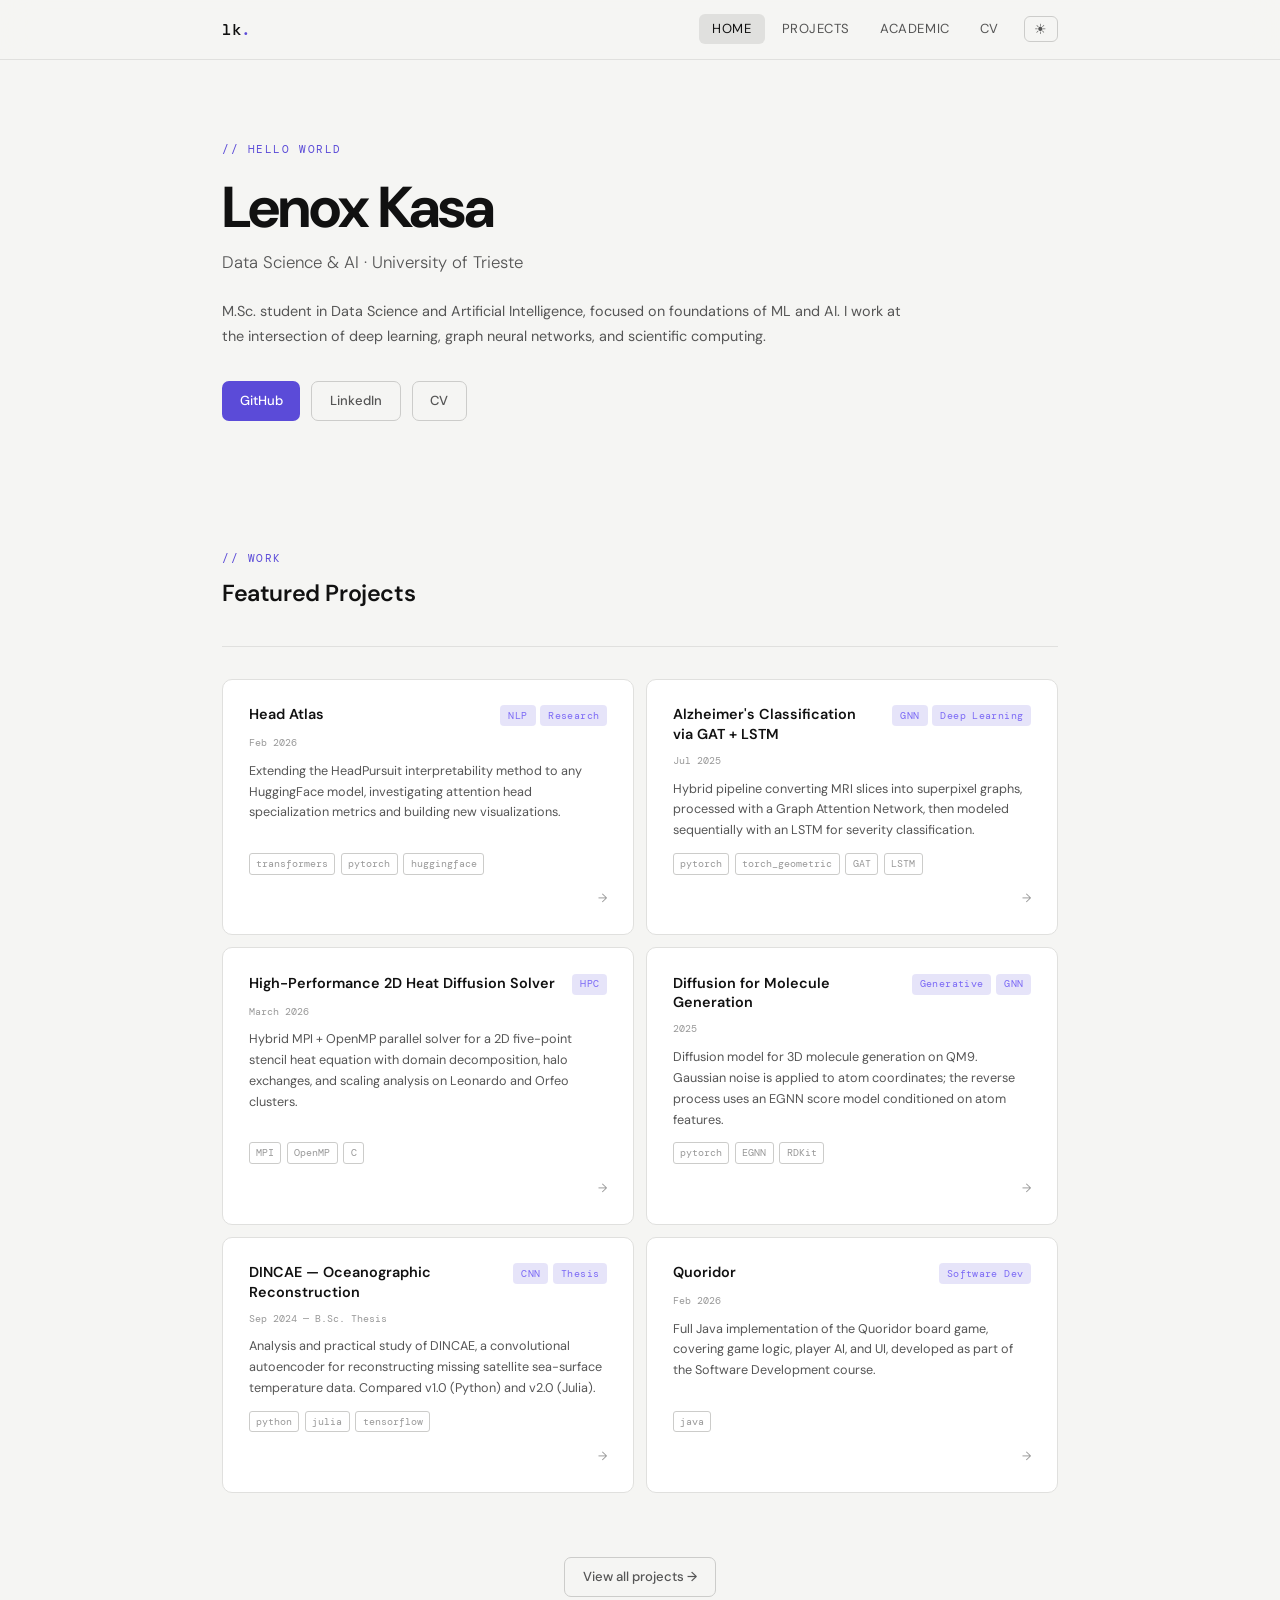
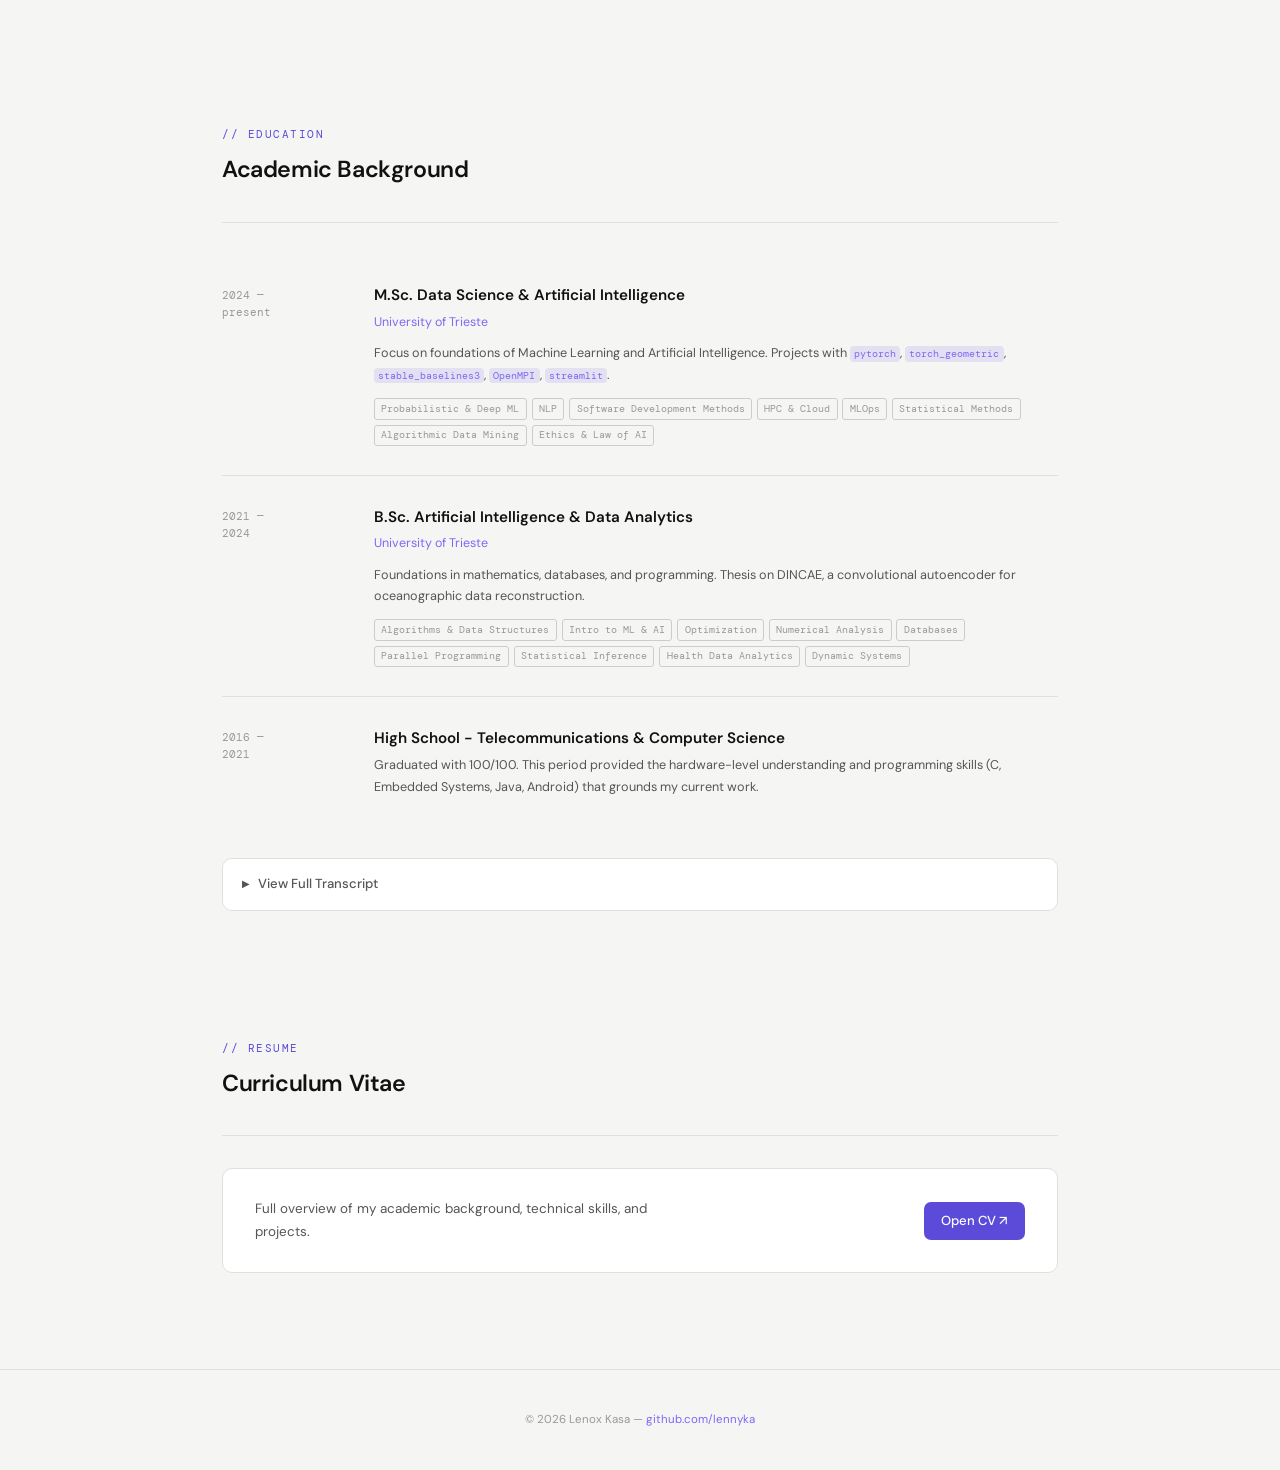
<file: index.html>
<!DOCTYPE html>
<html lang="en">

<head>
  <meta charset="UTF-8" />
  <meta name="viewport" content="width=device-width, initial-scale=1" />
  <title>Lenox Kasa</title>

  <script>
    (function () {
      var saved = localStorage.getItem('theme');
      var theme = saved || (window.matchMedia('(prefers-color-scheme: dark)').matches ? 'dark' : 'light');
      document.documentElement.setAttribute('data-theme', theme);
    })();
  </script>

  <link rel="stylesheet" href="style.css" />
</head>

<body>

  <nav>
    <div class="nav-inner">
      <a href="index.html" class="nav-logo">lk<span>.</span></a>
      <ul class="nav-links">
        <li><a href="index.html" class="active">Home</a></li>
        <li><a href="projects/index.html">Projects</a></li>
        <li><a href="#academic">Academic</a></li>
        <li><a href="#cv">CV</a></li>
        <li><button class="theme-btn" onclick="toggleTheme()" title="Toggle theme">☀</button></li>
      </ul>
      <button class="nav-hamburger" id="hamburger" onclick="toggleMenu()" aria-label="Menu">
        <span></span><span></span><span></span>
      </button>
    </div>
  </nav>

  <div class="page">

    <!-- HERO -->
    <section class="hero">
      <p class="hero-tag">// hello world</p>
      <h1>Lenox Kasa</h1>
      <p class="hero-sub">Data Science &amp; AI &middot; University of Trieste</p>
      <p class="hero-desc">
        M.Sc. student in Data Science and Artificial Intelligence, focused on foundations of ML and AI.
        I work at the intersection of deep learning, graph neural networks, and scientific computing.
      </p>
      <div class="cta-links">
        <a href="https://github.com/lennyka" target="_blank" class="btn btn-primary">GitHub</a>
        <a href="https://www.linkedin.com/in/lenox-k/" target="_blank" class="btn btn-ghost">LinkedIn</a>
        <a href="#cv" class="btn btn-ghost">CV</a>
      </div>
    </section>

    <!-- FEATURED PROJECTS -->
    <section id="projects">
      <p class="section-eyebrow">// work</p>
      <h2 class="section-title">Featured Projects</h2>
      <hr class="section-divider" />

      <div class="projects-full-grid">

        <a href="projects/head-atlas.html" class="project-card-standalone">
          <div class="card-header">
            <h4>Head Atlas</h4>
            <div class="tag-row"><span class="tag">NLP</span><span class="tag">Research</span></div>
          </div>
          <p class="card-date">Feb 2026</p>
          <p class="card-desc">Extending the HeadPursuit interpretability method to any HuggingFace model, investigating
            attention head specialization metrics and building new visualizations.</p>
          <div class="chip-row">
            <span class="chip">transformers</span>
            <span class="chip">pytorch</span>
            <span class="chip">huggingface</span>
          </div>
          <span class="card-arrow">→</span>
        </a>

        <a href="projects/alzheimer.html" class="project-card-standalone">
          <div class="card-header">
            <h4>Alzheimer's Classification via GAT + LSTM</h4>
            <div class="tag-row"><span class="tag">GNN</span><span class="tag">Deep Learning</span></div>
          </div>
          <p class="card-date">Jul 2025</p>
          <p class="card-desc">Hybrid pipeline converting MRI slices into superpixel graphs, processed with a Graph
            Attention Network, then modeled sequentially with an LSTM for severity classification.</p>
          <div class="chip-row">
            <span class="chip">pytorch</span>
            <span class="chip">torch_geometric</span>
            <span class="chip">GAT</span>
            <span class="chip">LSTM</span>
          </div>
          <span class="card-arrow">→</span>
        </a>

        <a href="projects/hpc.html" class="project-card-standalone">
          <div class="card-header">
            <h4>High-Performance 2D Heat Diffusion Solver</h4>
            <div class="tag-row"><span class="tag">HPC</span></div>
          </div>
          <p class="card-date">March 2026</p>
          <p class="card-desc">Hybrid MPI + OpenMP parallel solver for a 2D five-point stencil heat equation with domain
            decomposition, halo exchanges, and scaling analysis on Leonardo and Orfeo clusters.</p>
          <div class="chip-row">
            <span class="chip">MPI</span>
            <span class="chip">OpenMP</span>
            <span class="chip">C</span>
          </div>
          <span class="card-arrow">→</span>
        </a>

        <a href="projects/diffusion.html" class="project-card-standalone">
          <div class="card-header">
            <h4>Diffusion for Molecule Generation</h4>
            <div class="tag-row"><span class="tag">Generative</span><span class="tag">GNN</span></div>
          </div>
          <p class="card-date">2025</p>
          <p class="card-desc">Diffusion model for 3D molecule generation on QM9. Gaussian noise is applied to atom
            coordinates; the reverse process uses an EGNN score model conditioned on atom features.</p>
          <div class="chip-row">
            <span class="chip">pytorch</span>
            <span class="chip">EGNN</span>
            <span class="chip">RDKit</span>
          </div>
          <span class="card-arrow">→</span>
        </a>

        <a href="projects/dincae.html" class="project-card-standalone">
          <div class="card-header">
            <h4>DINCAE — Oceanographic Reconstruction</h4>
            <div class="tag-row"><span class="tag">CNN</span><span class="tag">Thesis</span></div>
          </div>
          <p class="card-date">Sep 2024 &mdash; B.Sc. Thesis</p>
          <p class="card-desc">Analysis and practical study of DINCAE, a convolutional autoencoder for reconstructing
            missing satellite sea-surface temperature data. Compared v1.0 (Python) and v2.0 (Julia).</p>
          <div class="chip-row">
            <span class="chip">python</span>
            <span class="chip">julia</span>
            <span class="chip">tensorflow</span>
          </div>
          <span class="card-arrow">→</span>
        </a>

        <a href="projects/quoridor.html" class="project-card-standalone">
          <div class="card-header">
            <h4>Quoridor</h4>
            <div class="tag-row"><span class="tag">Software Dev</span></div>
          </div>
          <p class="card-date">Feb 2026</p>
          <p class="card-desc">Full Java implementation of the Quoridor board game, covering game logic, player AI, and
            UI, developed as part of the Software Development course.</p>
          <div class="chip-row">
            <span class="chip">java</span>
          </div>
          <span class="card-arrow">→</span>
        </a>

      </div>

      <div style="text-align:center;margin-top:1.8rem">
        <a href="projects/index.html" class="btn btn-ghost">View all projects →</a>
      </div>
    </section>

    <!-- ACADEMIC -->
    <section id="academic">
      <p class="section-eyebrow">// education</p>
      <h2 class="section-title">Academic Background</h2>
      <hr class="section-divider" />

      <div class="timeline">

        <div class="timeline-item">
          <div class="timeline-year">2024 &mdash;<br>present</div>
          <div class="timeline-content">
            <h3>M.Sc. Data Science &amp; Artificial Intelligence</h3>
            <p class="inst">University of Trieste</p>
            <p>Focus on foundations of Machine Learning and Artificial Intelligence. Projects with <code>pytorch</code>,
              <code>torch_geometric</code>, <code>stable_baselines3</code>, <code>OpenMPI</code>,
              <code>streamlit</code>.
            </p>
            <div class="course-chips">
              <span class="chip">Probabilistic &amp; Deep ML</span>
              <span class="chip">NLP</span>
              <span class="chip">Software Development Methods</span>
              <span class="chip">HPC &amp; Cloud</span>
              <span class="chip">MLOps</span>
              <span class="chip">Statistical Methods</span>
              <span class="chip">Algorithmic Data Mining</span>
              <span class="chip">Ethics &amp; Law of AI</span>
            </div>
          </div>
        </div>

        <div class="timeline-item">
          <div class="timeline-year">2021 &mdash;<br>2024</div>
          <div class="timeline-content">
            <h3>B.Sc. Artificial Intelligence &amp; Data Analytics</h3>
            <p class="inst">University of Trieste</p>
            <p>Foundations in mathematics, databases, and programming. Thesis on DINCAE, a convolutional autoencoder for
              oceanographic data reconstruction.</p>
            <div class="course-chips">
              <span class="chip">Algorithms &amp; Data Structures</span>
              <span class="chip">Intro to ML &amp; AI</span>
              <span class="chip">Optimization</span>
              <span class="chip">Numerical Analysis</span>
              <span class="chip">Databases</span>
              <span class="chip">Parallel Programming</span>
              <span class="chip">Statistical Inference</span>
              <span class="chip">Health Data Analytics</span>
              <span class="chip">Dynamic Systems</span>
            </div>
          </div>
        </div>

        <div class="timeline-item">
          <div class="timeline-year">2016 &mdash;<br>2021</div>
          <div class="timeline-content">
            <h3>High School - Telecommunications &amp; Computer Science </h3>
            <p>Graduated with 100/100. This period provided the hardware-level understanding and programming skills (C,
              Embedded Systems, Java, Android) that grounds my current work.</p>
          </div>
        </div>

      </div>

      <details class="transcript-accordion">
        <summary>View Full Transcript</summary>
        <div class="transcript-grid">
          <div class="transcript-col">
            <h4>M.Sc. Courses</h4>
            <ul>
              <li>Natural Language Processing</li>
              <li>Probabilistic and Deep Machine Learning</li>
              <li>Software Development Methods</li>
              <li>High Performance and Cloud Computing</li>
              <li>Simulation Intelligence and Learning for Autonomous Systems</li>
              <li>Statistical Methods</li>
              <li>Machine Learning Operations</li>
              <li>Algorithmic Data Mining</li>
              <li>Ethics and Law of Data and Artificial Intelligence</li>
            </ul>
          </div>
          <div class="transcript-col">
            <h4>B.Sc. Courses</h4>
            <ul>
              <li>Statistical Physics and Information Theory</li>
              <li>Statistical Inference</li>
              <li>Optimization Algorithms</li>
              <li>Dynamic Systems</li>
              <li>Numerical Analysis</li>
              <li>Algorithms and Data Structures</li>
              <li>Statistical Models</li>
              <li>Intro to Machine Learning</li>
              <li>Intro to Artificial Intelligence</li>
              <li>Health Data Analytics</li>
              <li>Computability, Complexity &amp; Logic</li>
              <li>Methods and Mathematical Models for AI</li>
              <li>Databases and Data Analytics</li>
              <li>Advanced and Parallel Programming</li>
              <li>Programming and Computer Architectures</li>
              <li>Probability Theory</li>
              <li>Mathematical Analysis 1 &amp; 2</li>
              <li>Intro to Physics</li>
              <li>Geometry</li>
              <li>Ethical, Social and Legal Aspects of AI</li>
            </ul>
          </div>
        </div>
      </details>

    </section>

    <!-- CV -->
    <section id="cv">
      <p class="section-eyebrow">// resume</p>
      <h2 class="section-title">Curriculum Vitae</h2>
      <hr class="section-divider" />
      <div class="cv-block">
        <p>Full overview of my academic background, technical skills, and projects.</p>
        <a href="cv/cv.pdf" target="_blank" rel="noopener" class="btn btn-primary">Open CV ↗</a>
      </div>
    </section>

  </div>

  <footer>
    <p>&copy; 2026 Lenox Kasa &mdash; <a href="https://github.com/lennyka">github.com/lennyka</a></p>
  </footer>

  <script>
    // Theme
    function toggleTheme() {
      const html = document.documentElement;
      const next = html.getAttribute('data-theme') === 'dark' ? 'light' : 'dark';
      html.setAttribute('data-theme', next);
      const icon = next === 'dark' ? '☀' : '☾';
      document.querySelectorAll('.theme-btn, .theme-fab').forEach(b => b.textContent = icon);
      localStorage.setItem('theme', next);
    }
    // Hamburger
    function toggleMenu() {
      const links = document.querySelector('.nav-links');
      const btn = document.getElementById('hamburger');
      links.classList.toggle('open');
      btn.classList.toggle('open');
    }
    // Close menu when a link is clicked
    document.addEventListener('DOMContentLoaded', () => {
      document.querySelectorAll('.nav-links a').forEach(a => {
        a.addEventListener('click', () => {
          document.querySelector('.nav-links').classList.remove('open');
          document.getElementById('hamburger').classList.remove('open');
        });
      });
      // Restore theme
      const saved = localStorage.getItem('theme');
      const theme = saved || (window.matchMedia('(prefers-color-scheme: dark)').matches ? 'dark' : 'light');
      document.documentElement.setAttribute('data-theme', theme);
      document.addEventListener('DOMContentLoaded', () => {
        const icon = theme === 'dark' ? '☀' : '☾';
        document.querySelectorAll('.theme-btn, .theme-fab').forEach(b => b.textContent = icon);
      });
    });
  </script>

  <button class="theme-fab" id="theme-fab" onclick="toggleTheme()" aria-label="Toggle theme">☀</button>
</body>

</html>
</file>
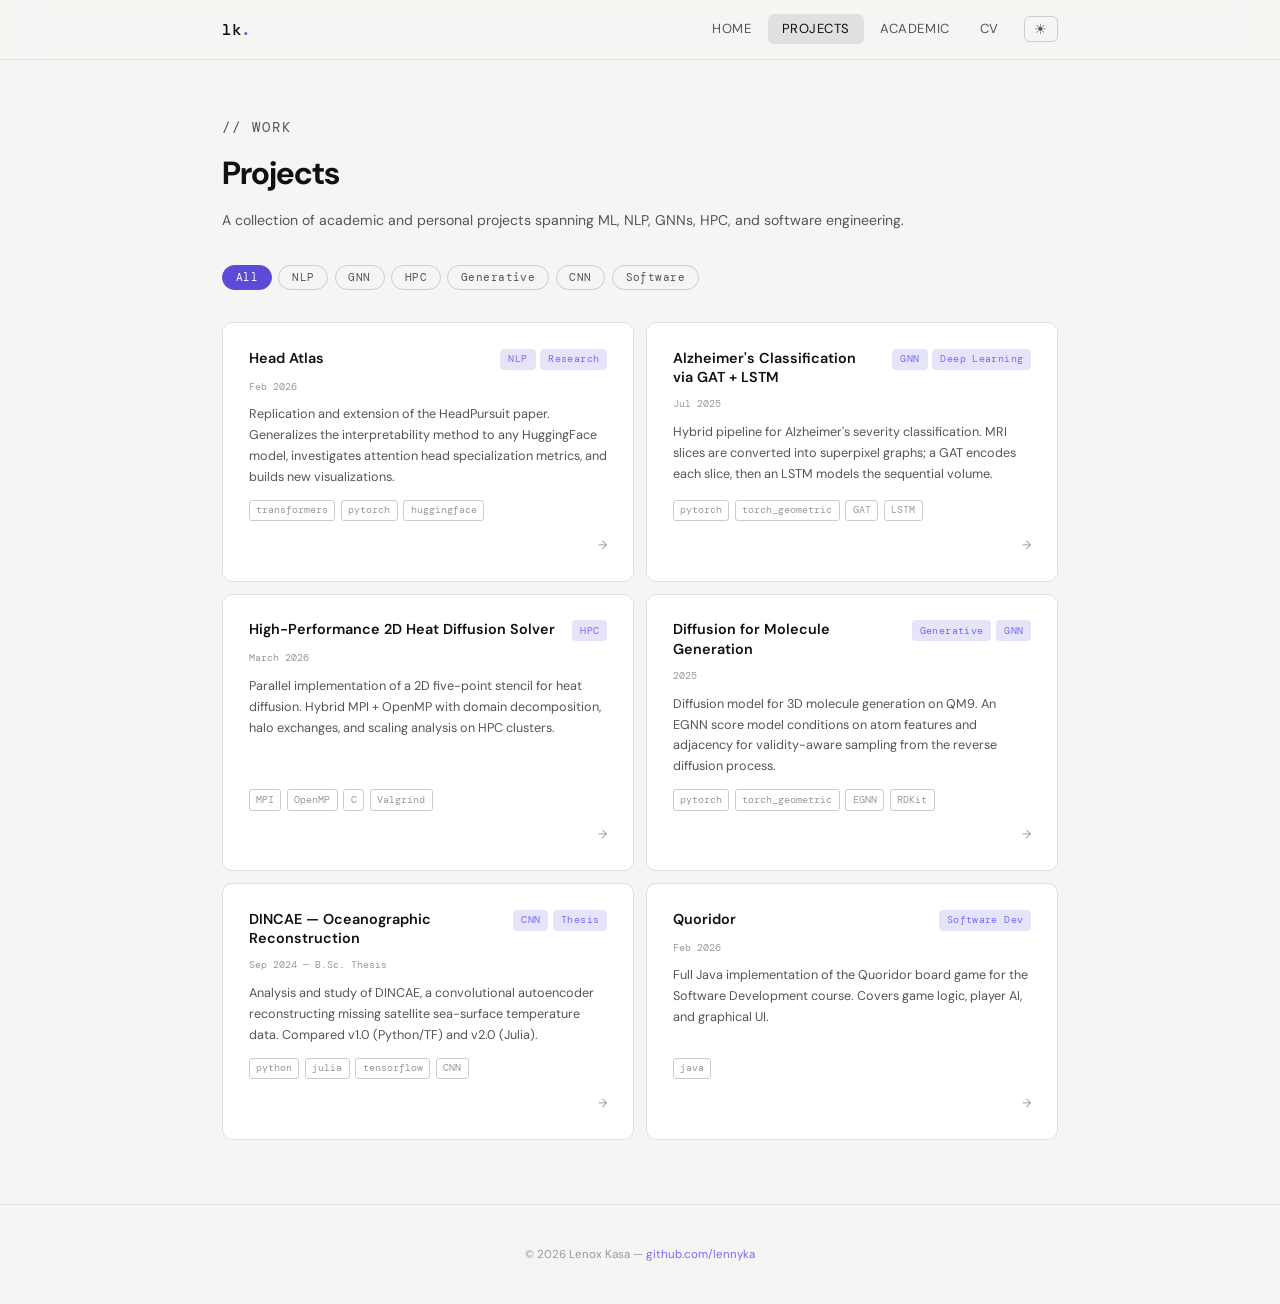
<file: projects/index.html>
<!DOCTYPE html>
<html lang="en">

<head>
  <meta charset="UTF-8" />
  <meta name="viewport" content="width=device-width, initial-scale=1" />
  <title>Projects — Lenox Kasa</title>

  <script>
    (function () {
      var saved = localStorage.getItem('theme');
      var theme = saved || (window.matchMedia('(prefers-color-scheme: dark)').matches ? 'dark' : 'light');
      document.documentElement.setAttribute('data-theme', theme);
    })();
  </script>

  <link rel="stylesheet" href="../style.css" />
</head>

<body>

  <nav>
    <div class="nav-inner">
      <a href="../index.html" class="nav-logo">lk<span>.</span></a>
      <ul class="nav-links">
        <li><a href="../index.html">Home</a></li>
        <li><a href="index.html" class="active">Projects</a></li>
        <li><a href="../index.html#academic">Academic</a></li>
        <li><a href="../index.html#cv">CV</a></li>
        <li><button class="theme-btn" onclick="toggleTheme()">☀</button></li>
      </ul>
      <button class="nav-hamburger" id="hamburger" onclick="toggleMenu()" aria-label="Menu">
        <span></span><span></span><span></span>
      </button>
    </div>
  </nav>

  <div class="page">

    <div class="projects-header">
      <p class="section-eyebrow">// work</p>
      <h1>Projects</h1>
      <p>A collection of academic and personal projects spanning ML, NLP, GNNs, HPC, and software engineering.</p>
    </div>

    <div class="filter-bar">
      <button class="filter-btn active" onclick="filterProjects('all', this)">All</button>
      <button class="filter-btn" onclick="filterProjects('nlp', this)">NLP</button>
      <button class="filter-btn" onclick="filterProjects('gnn', this)">GNN</button>
      <button class="filter-btn" onclick="filterProjects('hpc', this)">HPC</button>
      <button class="filter-btn" onclick="filterProjects('generative', this)">Generative</button>
      <button class="filter-btn" onclick="filterProjects('cnn', this)">CNN</button>
      <button class="filter-btn" onclick="filterProjects('software', this)">Software</button>
    </div>

    <div class="projects-full-grid" id="projects-grid">

      <a href="head-atlas.html" class="project-card-standalone" data-tags="nlp research">
        <div class="card-header">
          <h4>Head Atlas</h4>
          <div class="tag-row"><span class="tag">NLP</span><span class="tag">Research</span></div>
        </div>
        <p class="card-date">Feb 2026</p>
        <p class="card-desc">Replication and extension of the HeadPursuit paper. Generalizes the interpretability method
          to any HuggingFace model, investigates attention head specialization metrics, and builds new visualizations.
        </p>
        <div class="chip-row">
          <span class="chip">transformers</span>
          <span class="chip">pytorch</span>
          <span class="chip">huggingface</span>
        </div>
        <span class="card-arrow">→</span>
      </a>

      <a href="alzheimer.html" class="project-card-standalone" data-tags="gnn deep-learning">
        <div class="card-header">
          <h4>Alzheimer's Classification via GAT + LSTM</h4>
          <div class="tag-row"><span class="tag">GNN</span><span class="tag">Deep Learning</span></div>
        </div>
        <p class="card-date">Jul 2025</p>
        <p class="card-desc">Hybrid pipeline for Alzheimer's severity classification. MRI slices are converted into
          superpixel graphs; a GAT encodes each slice, then an LSTM models the sequential volume.</p>
        <div class="chip-row">
          <span class="chip">pytorch</span>
          <span class="chip">torch_geometric</span>
          <span class="chip">GAT</span>
          <span class="chip">LSTM</span>
        </div>
        <span class="card-arrow">→</span>
      </a>

      <a href="hpc.html" class="project-card-standalone" data-tags="hpc">
        <div class="card-header">
          <h4>High-Performance 2D Heat Diffusion Solver</h4>
          <div class="tag-row"><span class="tag">HPC</span></div>
        </div>
        <p class="card-date">March 2026</p>
        <p class="card-desc">Parallel implementation of a 2D five-point stencil for heat diffusion. Hybrid MPI + OpenMP
          with domain decomposition, halo exchanges, and scaling analysis on HPC clusters.</p>
        <div class="chip-row">
          <span class="chip">MPI</span>
          <span class="chip">OpenMP</span>
          <span class="chip">C</span>
          <span class="chip">Valgrind</span>
        </div>
        <span class="card-arrow">→</span>
      </a>

      <a href="diffusion.html" class="project-card-standalone" data-tags="generative gnn">
        <div class="card-header">
          <h4>Diffusion for Molecule Generation</h4>
          <div class="tag-row"><span class="tag">Generative</span><span class="tag">GNN</span></div>
        </div>
        <p class="card-date">2025</p>
        <p class="card-desc">Diffusion model for 3D molecule generation on QM9. An EGNN score model conditions on atom
          features and adjacency for validity-aware sampling from the reverse diffusion process.</p>
        <div class="chip-row">
          <span class="chip">pytorch</span>
          <span class="chip">torch_geometric</span>
          <span class="chip">EGNN</span>
          <span class="chip">RDKit</span>
        </div>
        <span class="card-arrow">→</span>
      </a>

      <a href="dincae.html" class="project-card-standalone" data-tags="cnn">
        <div class="card-header">
          <h4>DINCAE — Oceanographic Reconstruction</h4>
          <div class="tag-row"><span class="tag">CNN</span><span class="tag">Thesis</span></div>
        </div>
        <p class="card-date">Sep 2024 — B.Sc. Thesis</p>
        <p class="card-desc">Analysis and study of DINCAE, a convolutional autoencoder reconstructing missing satellite
          sea-surface temperature data. Compared v1.0 (Python/TF) and v2.0 (Julia).</p>
        <div class="chip-row">
          <span class="chip">python</span>
          <span class="chip">julia</span>
          <span class="chip">tensorflow</span>
          <span class="chip">CNN</span>
        </div>
        <span class="card-arrow">→</span>
      </a>

      <a href="quoridor.html" class="project-card-standalone" data-tags="software">
        <div class="card-header">
          <h4>Quoridor</h4>
          <div class="tag-row"><span class="tag">Software Dev</span></div>
        </div>
        <p class="card-date">Feb 2026</p>
        <p class="card-desc">Full Java implementation of the Quoridor board game for the Software Development course.
          Covers game logic, player AI, and graphical UI.</p>
        <div class="chip-row">
          <span class="chip">java</span>
        </div>
        <span class="card-arrow">→</span>
      </a>

    </div>

  </div>

  <footer>
    <p>&copy; 2026 Lenox Kasa &mdash; <a href="https://github.com/lennyka">github.com/lennyka</a></p>
  </footer>

  <script>
    // Filter
    function filterProjects(tag, btn) {
      document.querySelectorAll('.filter-btn').forEach(b => b.classList.remove('active'));
      btn.classList.add('active');
      document.querySelectorAll('.project-card-standalone').forEach(card => {
        const tags = card.getAttribute('data-tags') || '';
        card.style.display = (tag === 'all' || tags.includes(tag)) ? '' : 'none';
      });
    }
    // Theme
    function toggleTheme() {
      const html = document.documentElement;
      const next = html.getAttribute('data-theme') === 'dark' ? 'light' : 'dark';
      html.setAttribute('data-theme', next);
      const icon = next === 'dark' ? '☀' : '☾';
      document.querySelectorAll('.theme-btn, .theme-fab').forEach(b => b.textContent = icon);
      localStorage.setItem('theme', next);
    }
    // Hamburger
    function toggleMenu() {
      const links = document.querySelector('.nav-links');
      const btn = document.getElementById('hamburger');
      links.classList.toggle('open');
      btn.classList.toggle('open');
    }
    // Close menu when a link is clicked
    document.addEventListener('DOMContentLoaded', () => {
      document.querySelectorAll('.nav-links a').forEach(a => {
        a.addEventListener('click', () => {
          document.querySelector('.nav-links').classList.remove('open');
          document.getElementById('hamburger').classList.remove('open');
        });
      });
      // Restore theme
      const saved = localStorage.getItem('theme');
      const theme = saved || (window.matchMedia('(prefers-color-scheme: dark)').matches ? 'dark' : 'light');
      document.documentElement.setAttribute('data-theme', theme);
      document.addEventListener('DOMContentLoaded', () => {
        const icon = theme === 'dark' ? '☀' : '☾';
        document.querySelectorAll('.theme-btn, .theme-fab').forEach(b => b.textContent = icon);
      });
    });
  </script>

  <button class="theme-fab" id="theme-fab" onclick="toggleTheme()" aria-label="Toggle theme">☀</button>
</body>

</html>
</file>
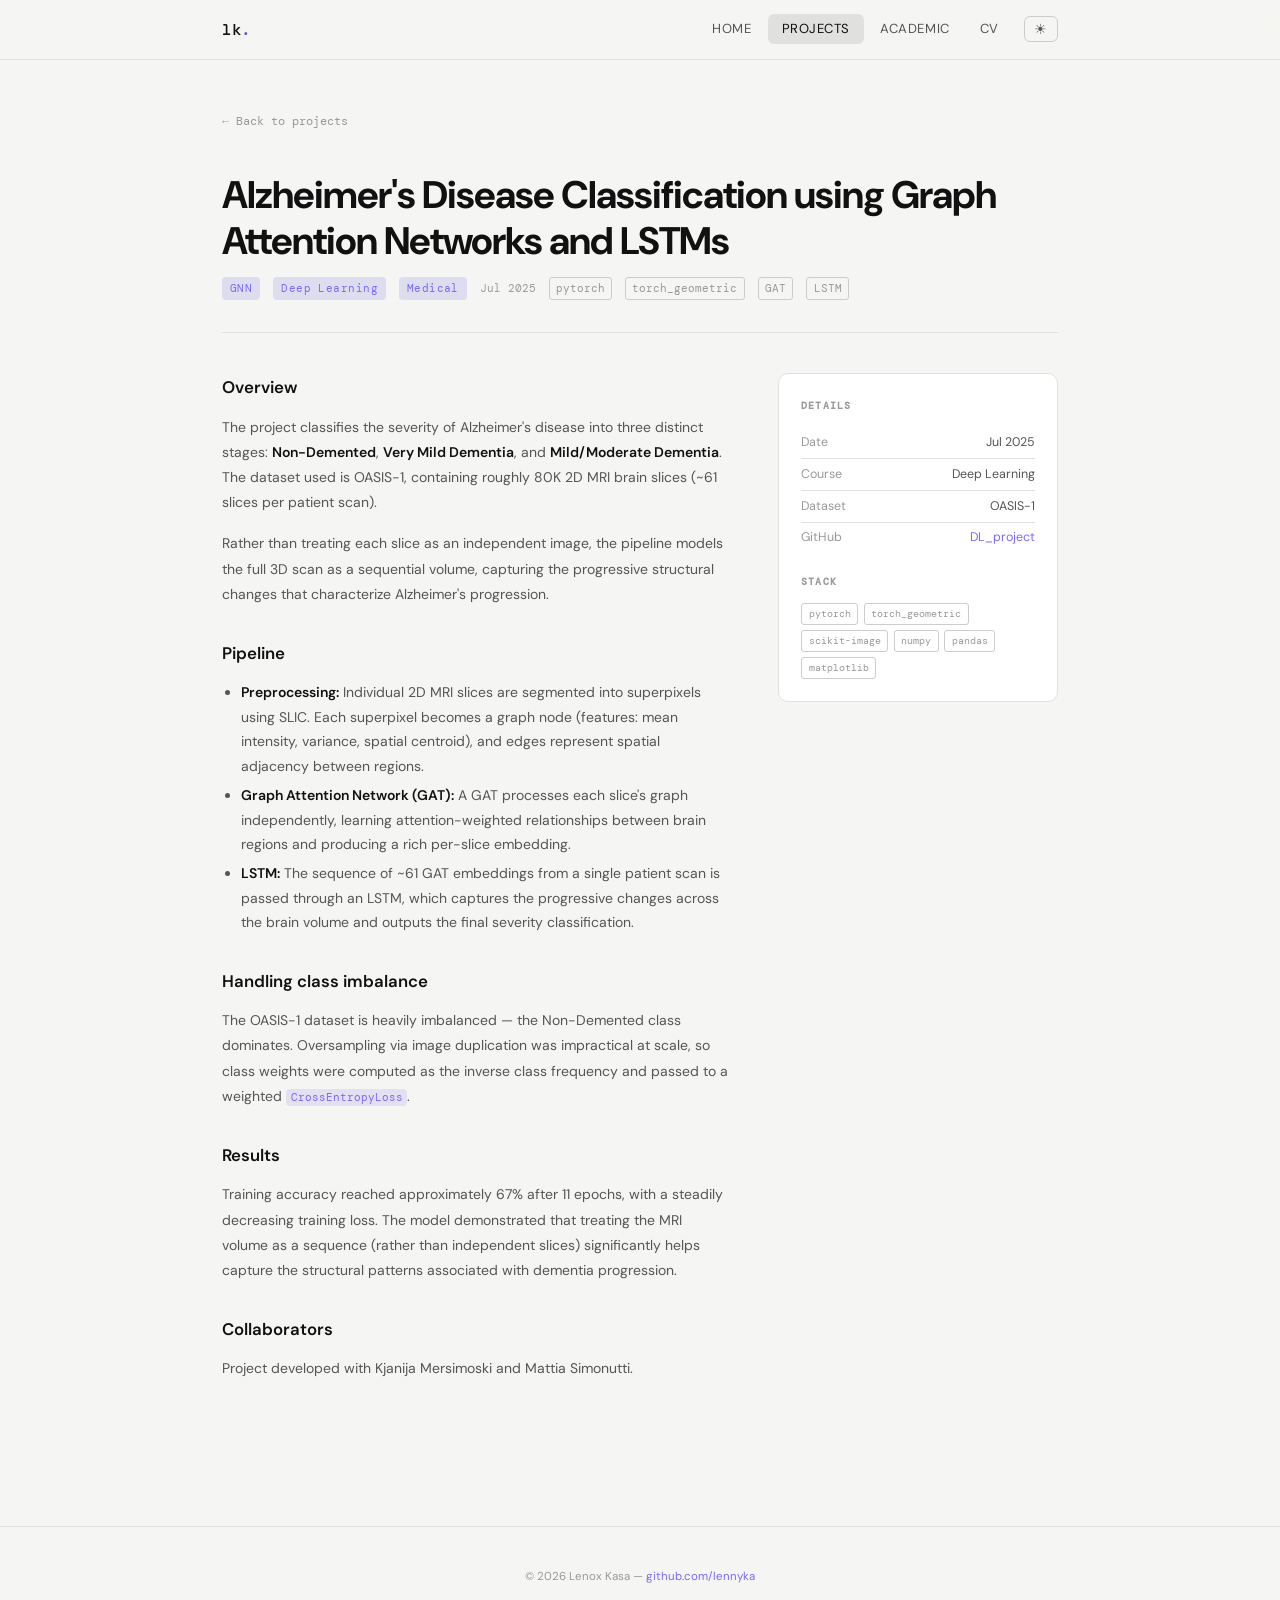
<file: projects/alzheimer.html>
<!DOCTYPE html>
<html lang="en" data-theme="dark">

<head>
  <meta charset="UTF-8" />
  <meta name="viewport" content="width=device-width, initial-scale=1" />
  <title>Alzheimer's Classification — Lenox Kasa</title>

  <script>
    (function () {
      var saved = localStorage.getItem('theme');
      var theme = saved || (window.matchMedia('(prefers-color-scheme: dark)').matches ? 'dark' : 'light');
      document.documentElement.setAttribute('data-theme', theme);
    })();
  </script>

  <link rel="stylesheet" href="../style.css" />
</head>

<body>

  <nav>
    <div class="nav-inner">
      <a href="../index.html" class="nav-logo">lk<span>.</span></a>
      <ul class="nav-links">
        <li><a href="../index.html">Home</a></li>
        <li><a href="index.html" class="active">Projects</a></li>
        <li><a href="../index.html#academic">Academic</a></li>
        <li><a href="../index.html#cv">CV</a></li>
        <li><button class="theme-btn" onclick="toggleTheme()">☀</button></li>
      </ul>
      <button class="nav-hamburger" id="hamburger" onclick="toggleMenu()" aria-label="Menu">
        <span></span><span></span><span></span>
      </button>
    </div>
  </nav>

  <div class="page">
    <div class="project-detail">

      <a href="index.html" class="back-link">← Back to projects</a>

      <h1>Alzheimer's Disease Classification using Graph Attention Networks and LSTMs</h1>

      <div class="project-meta">
        <span class="tag">GNN</span>
        <span class="tag">Deep Learning</span>
        <span class="tag">Medical</span>
        <span class="meta-date">Jul 2025</span>
        <span class="chip">pytorch</span>
        <span class="chip">torch_geometric</span>
        <span class="chip">GAT</span>
        <span class="chip">LSTM</span>
      </div>

      <div class="detail-layout">

        <div class="project-body">

          <h2>Overview</h2>
          <p>
            The project classifies the severity of Alzheimer's disease into three distinct stages:
            <strong>Non-Demented</strong>, <strong>Very Mild Dementia</strong>, and <strong>Mild/Moderate
              Dementia</strong>.
            The dataset used is OASIS-1, containing roughly 80K 2D MRI brain slices (~61 slices per patient scan).
          </p>
          <p>
            Rather than treating each slice as an independent image, the pipeline models the full 3D scan as a
            sequential volume,
            capturing the progressive structural changes that characterize Alzheimer's progression.
          </p>

          <h2>Pipeline</h2>
          <ul>
            <li>
              <strong>Preprocessing:</strong> Individual 2D MRI slices are segmented into superpixels using SLIC.
              Each superpixel becomes a graph node (features: mean intensity, variance, spatial centroid),
              and edges represent spatial adjacency between regions.
            </li>
            <li>
              <strong>Graph Attention Network (GAT):</strong> A GAT processes each slice's graph independently,
              learning attention-weighted relationships between brain regions and producing a rich per-slice embedding.
            </li>
            <li>
              <strong>LSTM:</strong> The sequence of ~61 GAT embeddings from a single patient scan is passed through an
              LSTM,
              which captures the progressive changes across the brain volume and outputs the final severity
              classification.
            </li>
          </ul>

          <h2>Handling class imbalance</h2>
          <p>
            The OASIS-1 dataset is heavily imbalanced — the Non-Demented class dominates.
            Oversampling via image duplication was impractical at scale, so class weights were computed
            as the inverse class frequency and passed to a weighted <code>CrossEntropyLoss</code>.
          </p>

          <h2>Results</h2>
          <p>
            Training accuracy reached approximately 67% after 11 epochs, with a steadily decreasing training loss.
            The model demonstrated that treating the MRI volume as a sequence (rather than independent slices)
            significantly helps capture the structural patterns associated with dementia progression.
          </p>

          <h2>Collaborators</h2>
          <p>Project developed with Kjanija Mersimoski and Mattia Simonutti.</p>

        </div>

        <aside class="project-sidebar">
          <h3>Details</h3>
          <ul>
            <li><span>Date</span><span>Jul 2025</span></li>
            <li><span>Course</span><span>Deep Learning</span></li>
            <li><span>Dataset</span><span>OASIS-1</span></li>
            <li><span>GitHub</span><span><a href="https://github.com/lennyka/DL_project" target="_blank"
                  style="color:var(--accent2)">DL_project</a></span></li>
          </ul>

          <h3 style="margin-top:1.2rem">Stack</h3>
          <div class="chip-row" style="margin-top:0.5rem">
            <span class="chip">pytorch</span>
            <span class="chip">torch_geometric</span>
            <span class="chip">scikit-image</span>
            <span class="chip">numpy</span>
            <span class="chip">pandas</span>
            <span class="chip">matplotlib</span>
          </div>
        </aside>

      </div>
    </div>
  </div>

  <footer>
    <p>&copy; 2026 Lenox Kasa &mdash; <a href="https://github.com/lennyka">github.com/lennyka</a></p>
  </footer>

  <script>
    // Theme
    function toggleTheme() {
      const html = document.documentElement;
      const next = html.getAttribute('data-theme') === 'dark' ? 'light' : 'dark';
      html.setAttribute('data-theme', next);
      const icon = next === 'dark' ? '☀' : '☾';
      document.querySelectorAll('.theme-btn, .theme-fab').forEach(b => b.textContent = icon);
      localStorage.setItem('theme', next);
    }
    // Hamburger
    function toggleMenu() {
      const links = document.querySelector('.nav-links');
      const btn = document.getElementById('hamburger');
      links.classList.toggle('open');
      btn.classList.toggle('open');
    }
    // Close menu when a link is clicked
    document.addEventListener('DOMContentLoaded', () => {
      document.querySelectorAll('.nav-links a').forEach(a => {
        a.addEventListener('click', () => {
          document.querySelector('.nav-links').classList.remove('open');
          document.getElementById('hamburger').classList.remove('open');
        });
      });
      // Restore theme
      const saved = localStorage.getItem('theme');
      const theme = saved || (window.matchMedia('(prefers-color-scheme: dark)').matches ? 'dark' : 'light');
      document.documentElement.setAttribute('data-theme', theme);
      document.addEventListener('DOMContentLoaded', () => {
        const icon = theme === 'dark' ? '☀' : '☾';
        document.querySelectorAll('.theme-btn, .theme-fab').forEach(b => b.textContent = icon);
      });
    });
  </script>

  <button class="theme-fab" id="theme-fab" onclick="toggleTheme()" aria-label="Toggle theme">☀</button>
</body>

</html>
</file>
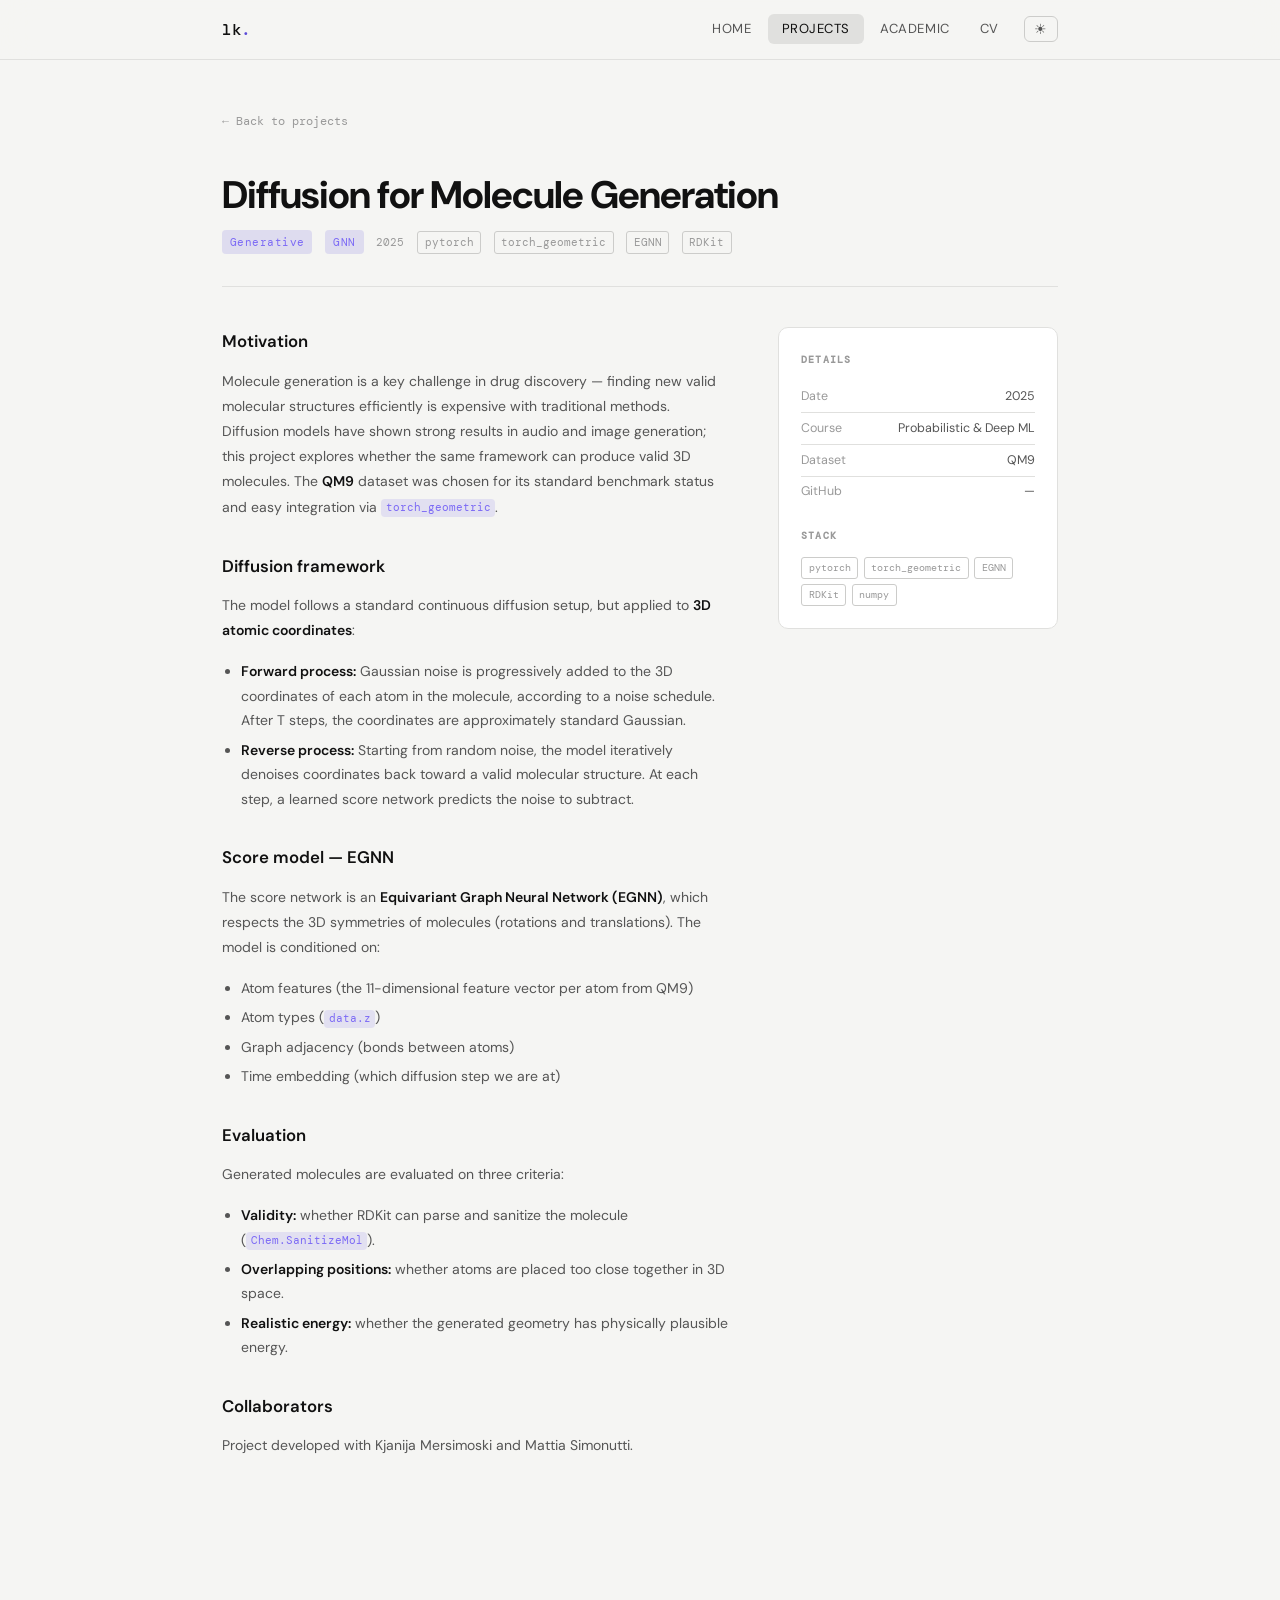
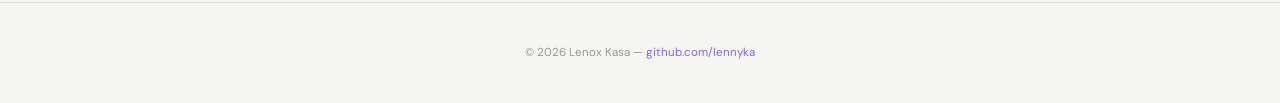
<file: projects/diffusion.html>
<!DOCTYPE html>
<html lang="en">

<head>
  <meta charset="UTF-8" />
  <meta name="viewport" content="width=device-width, initial-scale=1" />
  <title>Diffusion for Molecule Generation — Lenox Kasa</title>

  <script>
    (function () {
      var saved = localStorage.getItem('theme');
      var theme = saved || (window.matchMedia('(prefers-color-scheme: dark)').matches ? 'dark' : 'light');
      document.documentElement.setAttribute('data-theme', theme);
    })();
  </script>

  <link rel="stylesheet" href="../style.css" />
</head>

<body>

  <nav>
    <div class="nav-inner">
      <a href="../index.html" class="nav-logo">lk<span>.</span></a>
      <ul class="nav-links">
        <li><a href="../index.html">Home</a></li>
        <li><a href="index.html" class="active">Projects</a></li>
        <li><a href="../index.html#academic">Academic</a></li>
        <li><a href="../index.html#cv">CV</a></li>
        <li><button class="theme-btn" onclick="toggleTheme()">☀</button></li>
      </ul>
      <button class="nav-hamburger" id="hamburger" onclick="toggleMenu()" aria-label="Menu">
        <span></span><span></span><span></span>
      </button>
    </div>
  </nav>

  <div class="page">
    <div class="project-detail">

      <a href="index.html" class="back-link">← Back to projects</a>

      <h1>Diffusion for Molecule Generation</h1>

      <div class="project-meta">
        <span class="tag">Generative</span>
        <span class="tag">GNN</span>
        <span class="meta-date">2025</span>
        <span class="chip">pytorch</span>
        <span class="chip">torch_geometric</span>
        <span class="chip">EGNN</span>
        <span class="chip">RDKit</span>
      </div>

      <div class="detail-layout">

        <div class="project-body">

          <h2>Motivation</h2>
          <p>
            Molecule generation is a key challenge in drug discovery — finding new valid molecular structures
            efficiently
            is expensive with traditional methods. Diffusion models have shown strong results in audio and image
            generation;
            this project explores whether the same framework can produce valid 3D molecules.
            The <strong>QM9</strong> dataset was chosen for its standard benchmark status and easy integration via
            <code>torch_geometric</code>.
          </p>

          <h2>Diffusion framework</h2>
          <p>
            The model follows a standard continuous diffusion setup, but applied to <strong>3D atomic
              coordinates</strong>:
          </p>
          <ul>
            <li>
              <strong>Forward process:</strong> Gaussian noise is progressively added to the 3D coordinates of each atom
              in the molecule,
              according to a noise schedule. After T steps, the coordinates are approximately standard Gaussian.
            </li>
            <li>
              <strong>Reverse process:</strong> Starting from random noise, the model iteratively denoises coordinates
              back toward a valid molecular structure. At each step, a learned score network predicts the noise to
              subtract.
            </li>
          </ul>

          <h2>Score model — EGNN</h2>
          <p>
            The score network is an <strong>Equivariant Graph Neural Network (EGNN)</strong>, which respects the 3D
            symmetries
            of molecules (rotations and translations). The model is conditioned on:
          </p>
          <ul>
            <li>Atom features (the 11-dimensional feature vector per atom from QM9)</li>
            <li>Atom types (<code>data.z</code>)</li>
            <li>Graph adjacency (bonds between atoms)</li>
            <li>Time embedding (which diffusion step we are at)</li>
          </ul>

          <h2>Evaluation</h2>
          <p>Generated molecules are evaluated on three criteria:</p>
          <ul>
            <li><strong>Validity:</strong> whether RDKit can parse and sanitize the molecule
              (<code>Chem.SanitizeMol</code>).</li>
            <li><strong>Overlapping positions:</strong> whether atoms are placed too close together in 3D space.</li>
            <li><strong>Realistic energy:</strong> whether the generated geometry has physically plausible energy.</li>
          </ul>

          <h2>Collaborators</h2>
          <p>Project developed with Kjanija Mersimoski and Mattia Simonutti.</p>

        </div>

        <aside class="project-sidebar">
          <h3>Details</h3>
          <ul>
            <li><span>Date</span><span>2025</span></li>
            <li><span>Course</span><span>Probabilistic &amp; Deep ML</span></li>
            <li><span>Dataset</span><span>QM9</span></li>
            <li><span>GitHub</span><span>—</span></li>
          </ul>

          <h3 style="margin-top:1.2rem">Stack</h3>
          <div class="chip-row" style="margin-top:0.5rem">
            <span class="chip">pytorch</span>
            <span class="chip">torch_geometric</span>
            <span class="chip">EGNN</span>
            <span class="chip">RDKit</span>
            <span class="chip">numpy</span>
          </div>
        </aside>

      </div>
    </div>
  </div>

  <footer>
    <p>&copy; 2026 Lenox Kasa &mdash; <a href="https://github.com/lennyka">github.com/lennyka</a></p>
  </footer>

  <script>
    // Theme
    function toggleTheme() {
      const html = document.documentElement;
      const next = html.getAttribute('data-theme') === 'dark' ? 'light' : 'dark';
      html.setAttribute('data-theme', next);
      const icon = next === 'dark' ? '☀' : '☾';
      document.querySelectorAll('.theme-btn, .theme-fab').forEach(b => b.textContent = icon);
      localStorage.setItem('theme', next);
    }
    // Hamburger
    function toggleMenu() {
      const links = document.querySelector('.nav-links');
      const btn = document.getElementById('hamburger');
      links.classList.toggle('open');
      btn.classList.toggle('open');
    }
    // Close menu when a link is clicked
    document.addEventListener('DOMContentLoaded', () => {
      document.querySelectorAll('.nav-links a').forEach(a => {
        a.addEventListener('click', () => {
          document.querySelector('.nav-links').classList.remove('open');
          document.getElementById('hamburger').classList.remove('open');
        });
      });
      // Restore theme
      const saved = localStorage.getItem('theme');
      const theme = saved || (window.matchMedia('(prefers-color-scheme: dark)').matches ? 'dark' : 'light');
      document.documentElement.setAttribute('data-theme', theme);
      document.addEventListener('DOMContentLoaded', () => {
        const icon = theme === 'dark' ? '☀' : '☾';
        document.querySelectorAll('.theme-btn, .theme-fab').forEach(b => b.textContent = icon);
      });
    });
  </script>

  <button class="theme-fab" id="theme-fab" onclick="toggleTheme()" aria-label="Toggle theme">☀</button>
</body>

</html>
</file>
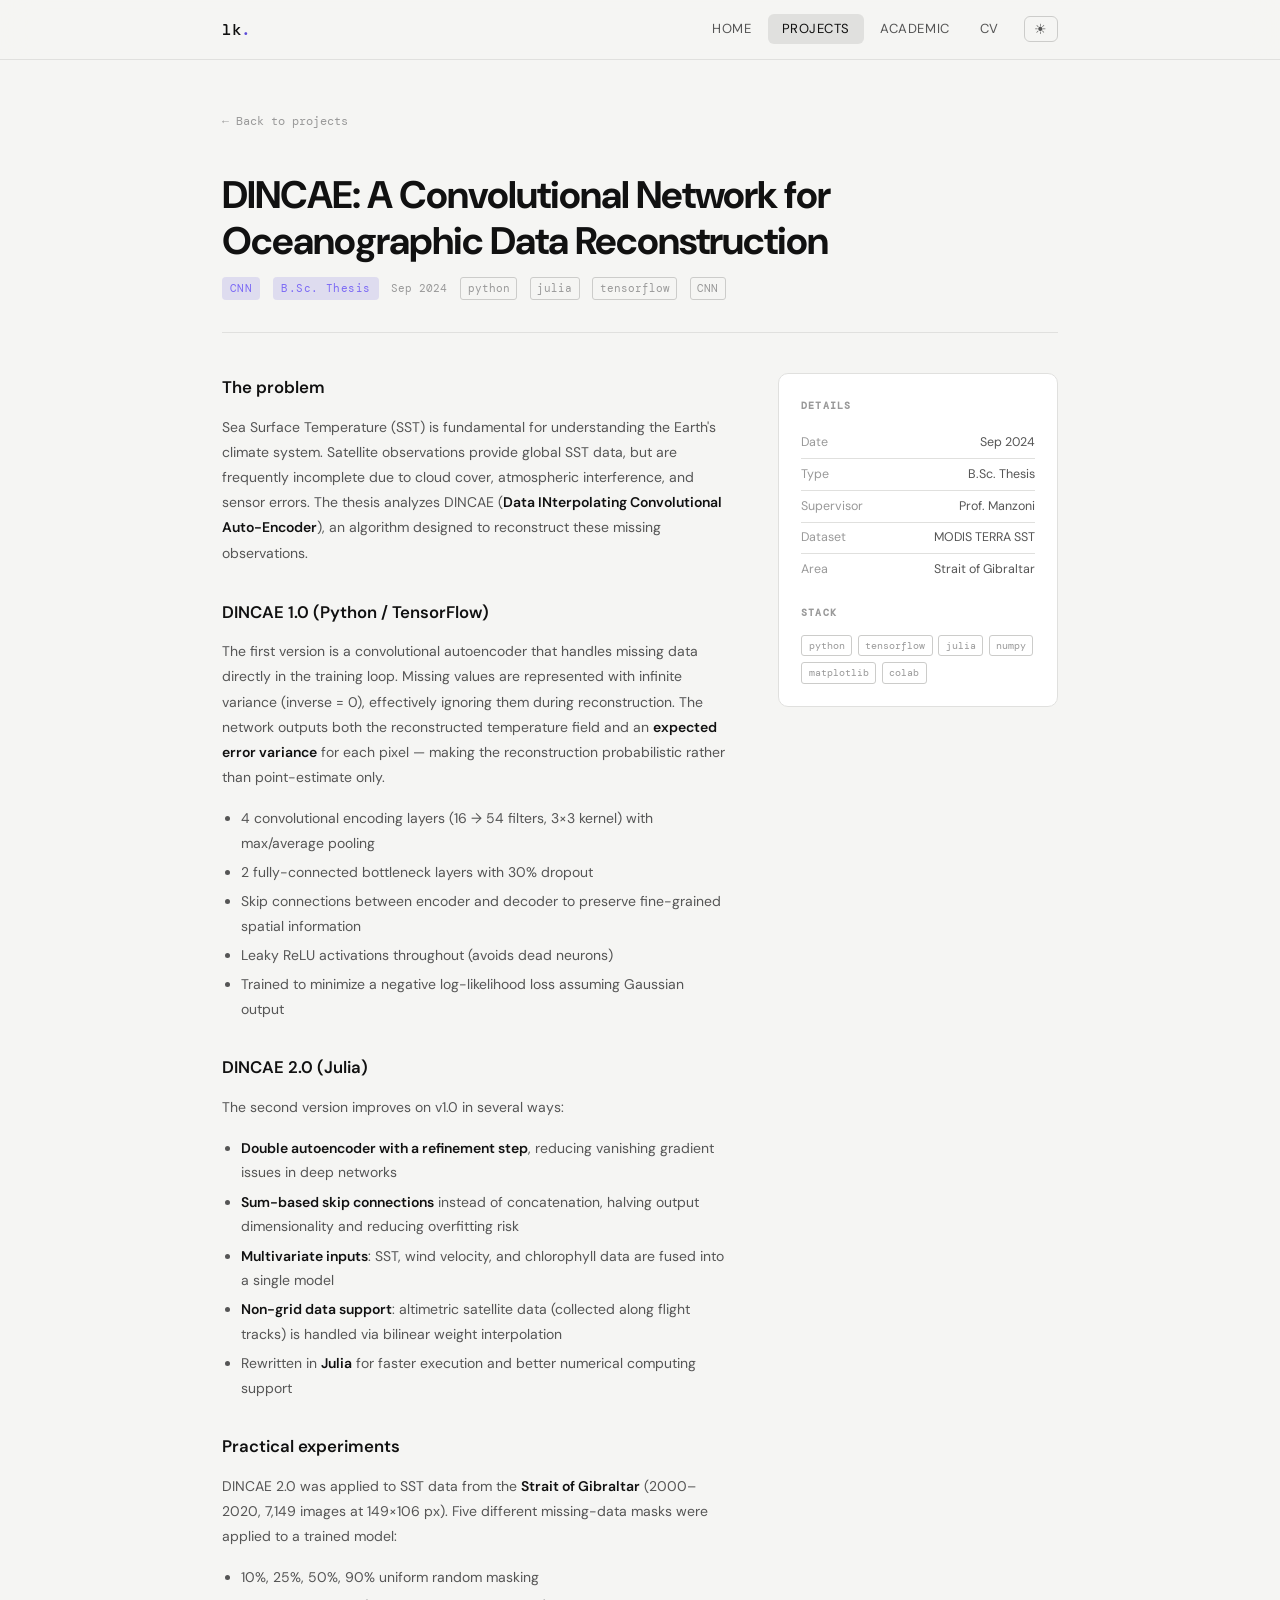
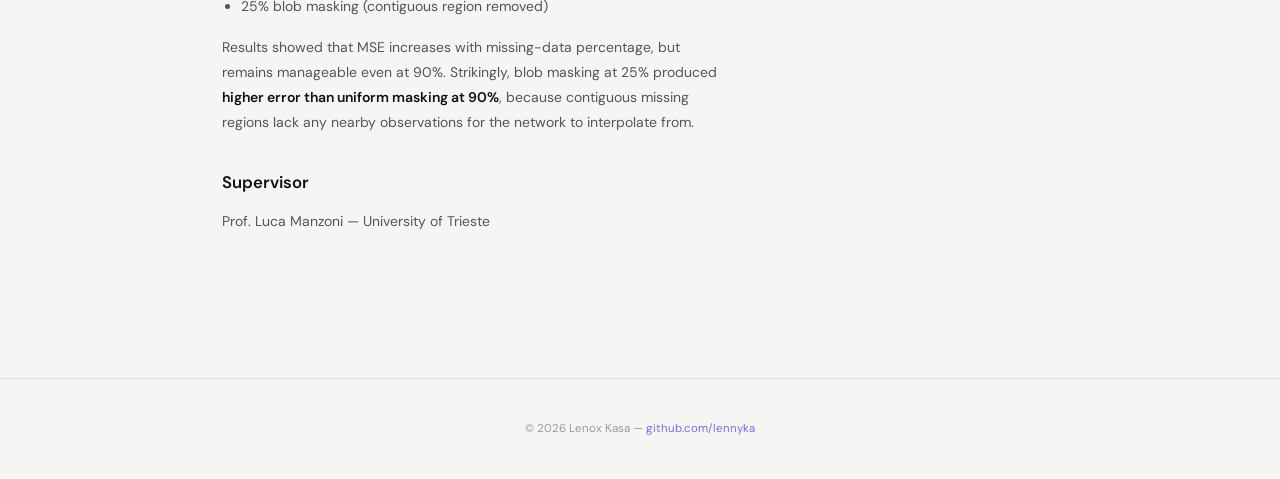
<file: projects/dincae.html>
<!DOCTYPE html>
<html lang="en">

<head>
  <meta charset="UTF-8" />
  <meta name="viewport" content="width=device-width, initial-scale=1" />
  <title>DINCAE — Lenox Kasa</title>

  <script>
    (function () {
      var saved = localStorage.getItem('theme');
      var theme = saved || (window.matchMedia('(prefers-color-scheme: dark)').matches ? 'dark' : 'light');
      document.documentElement.setAttribute('data-theme', theme);
    })();
  </script>

  <link rel="stylesheet" href="../style.css" />
</head>

<body>

  <nav>
    <div class="nav-inner">
      <a href="../index.html" class="nav-logo">lk<span>.</span></a>
      <ul class="nav-links">
        <li><a href="../index.html">Home</a></li>
        <li><a href="index.html" class="active">Projects</a></li>
        <li><a href="../index.html#academic">Academic</a></li>
        <li><a href="../index.html#cv">CV</a></li>
        <li><button class="theme-btn" onclick="toggleTheme()">☀</button></li>
      </ul>
      <button class="nav-hamburger" id="hamburger" onclick="toggleMenu()" aria-label="Menu">
        <span></span><span></span><span></span>
      </button>
    </div>
  </nav>

  <div class="page">
    <div class="project-detail">

      <a href="index.html" class="back-link">← Back to projects</a>

      <h1>DINCAE: A Convolutional Network for Oceanographic Data Reconstruction</h1>

      <div class="project-meta">
        <span class="tag">CNN</span>
        <span class="tag">B.Sc. Thesis</span>
        <span class="meta-date">Sep 2024</span>
        <span class="chip">python</span>
        <span class="chip">julia</span>
        <span class="chip">tensorflow</span>
        <span class="chip">CNN</span>
      </div>

      <div class="detail-layout">

        <div class="project-body">

          <h2>The problem</h2>
          <p>
            Sea Surface Temperature (SST) is fundamental for understanding the Earth's climate system.
            Satellite observations provide global SST data, but are frequently incomplete due to cloud cover,
            atmospheric interference, and sensor errors. The thesis analyzes DINCAE
            (<strong>Data INterpolating Convolutional Auto-Encoder</strong>), an algorithm designed to reconstruct these
            missing observations.
          </p>

          <h2>DINCAE 1.0 (Python / TensorFlow)</h2>
          <p>
            The first version is a convolutional autoencoder that handles missing data directly in the training loop.
            Missing values are represented with infinite variance (inverse = 0), effectively ignoring them during
            reconstruction.
            The network outputs both the reconstructed temperature field and an <strong>expected error variance</strong>
            for each pixel —
            making the reconstruction probabilistic rather than point-estimate only.
          </p>
          <ul>
            <li>4 convolutional encoding layers (16 → 54 filters, 3×3 kernel) with max/average pooling</li>
            <li>2 fully-connected bottleneck layers with 30% dropout</li>
            <li>Skip connections between encoder and decoder to preserve fine-grained spatial information</li>
            <li>Leaky ReLU activations throughout (avoids dead neurons)</li>
            <li>Trained to minimize a negative log-likelihood loss assuming Gaussian output</li>
          </ul>

          <h2>DINCAE 2.0 (Julia)</h2>
          <p>
            The second version improves on v1.0 in several ways:
          </p>
          <ul>
            <li><strong>Double autoencoder with a refinement step</strong>, reducing vanishing gradient issues in deep
              networks</li>
            <li><strong>Sum-based skip connections</strong> instead of concatenation, halving output dimensionality and
              reducing overfitting risk</li>
            <li><strong>Multivariate inputs</strong>: SST, wind velocity, and chlorophyll data are fused into a single
              model</li>
            <li><strong>Non-grid data support</strong>: altimetric satellite data (collected along flight tracks) is
              handled via bilinear weight interpolation</li>
            <li>Rewritten in <strong>Julia</strong> for faster execution and better numerical computing support</li>
          </ul>

          <h2>Practical experiments</h2>
          <p>
            DINCAE 2.0 was applied to SST data from the <strong>Strait of Gibraltar</strong> (2000–2020, 7,149 images at
            149×106 px).
            Five different missing-data masks were applied to a trained model:
          </p>
          <ul>
            <li>10%, 25%, 50%, 90% uniform random masking</li>
            <li>25% blob masking (contiguous region removed)</li>
          </ul>
          <p>
            Results showed that MSE increases with missing-data percentage, but remains manageable even at 90%.
            Strikingly, blob masking at 25% produced <strong>higher error than uniform masking at 90%</strong>,
            because contiguous missing regions lack any nearby observations for the network to interpolate from.
          </p>

          <h2>Supervisor</h2>
          <p>Prof. Luca Manzoni — University of Trieste</p>

        </div>

        <aside class="project-sidebar">
          <h3>Details</h3>
          <ul>
            <li><span>Date</span><span>Sep 2024</span></li>
            <li><span>Type</span><span>B.Sc. Thesis</span></li>
            <li><span>Supervisor</span><span>Prof. Manzoni</span></li>
            <li><span>Dataset</span><span>MODIS TERRA SST</span></li>
            <li><span>Area</span><span>Strait of Gibraltar</span></li>
          </ul>

          <h3 style="margin-top:1.2rem">Stack</h3>
          <div class="chip-row" style="margin-top:0.5rem">
            <span class="chip">python</span>
            <span class="chip">tensorflow</span>
            <span class="chip">julia</span>
            <span class="chip">numpy</span>
            <span class="chip">matplotlib</span>
            <span class="chip">colab</span>
          </div>
        </aside>

      </div>
    </div>
  </div>

  <footer>
    <p>&copy; 2026 Lenox Kasa &mdash; <a href="https://github.com/lennyka">github.com/lennyka</a></p>
  </footer>

  <script>
    // Theme
    function toggleTheme() {
      const html = document.documentElement;
      const next = html.getAttribute('data-theme') === 'dark' ? 'light' : 'dark';
      html.setAttribute('data-theme', next);
      const icon = next === 'dark' ? '☀' : '☾';
      document.querySelectorAll('.theme-btn, .theme-fab').forEach(b => b.textContent = icon);
      localStorage.setItem('theme', next);
    }
    // Hamburger
    function toggleMenu() {
      const links = document.querySelector('.nav-links');
      const btn = document.getElementById('hamburger');
      links.classList.toggle('open');
      btn.classList.toggle('open');
    }
    // Close menu when a link is clicked
    document.addEventListener('DOMContentLoaded', () => {
      document.querySelectorAll('.nav-links a').forEach(a => {
        a.addEventListener('click', () => {
          document.querySelector('.nav-links').classList.remove('open');
          document.getElementById('hamburger').classList.remove('open');
        });
      });
      // Restore theme
      const saved = localStorage.getItem('theme');
      const theme = saved || (window.matchMedia('(prefers-color-scheme: dark)').matches ? 'dark' : 'light');
      document.documentElement.setAttribute('data-theme', theme);
      document.addEventListener('DOMContentLoaded', () => {
        const icon = theme === 'dark' ? '☀' : '☾';
        document.querySelectorAll('.theme-btn, .theme-fab').forEach(b => b.textContent = icon);
      });
    });
  </script>

  <button class="theme-fab" id="theme-fab" onclick="toggleTheme()" aria-label="Toggle theme">☀</button>
</body>

</html>
</file>
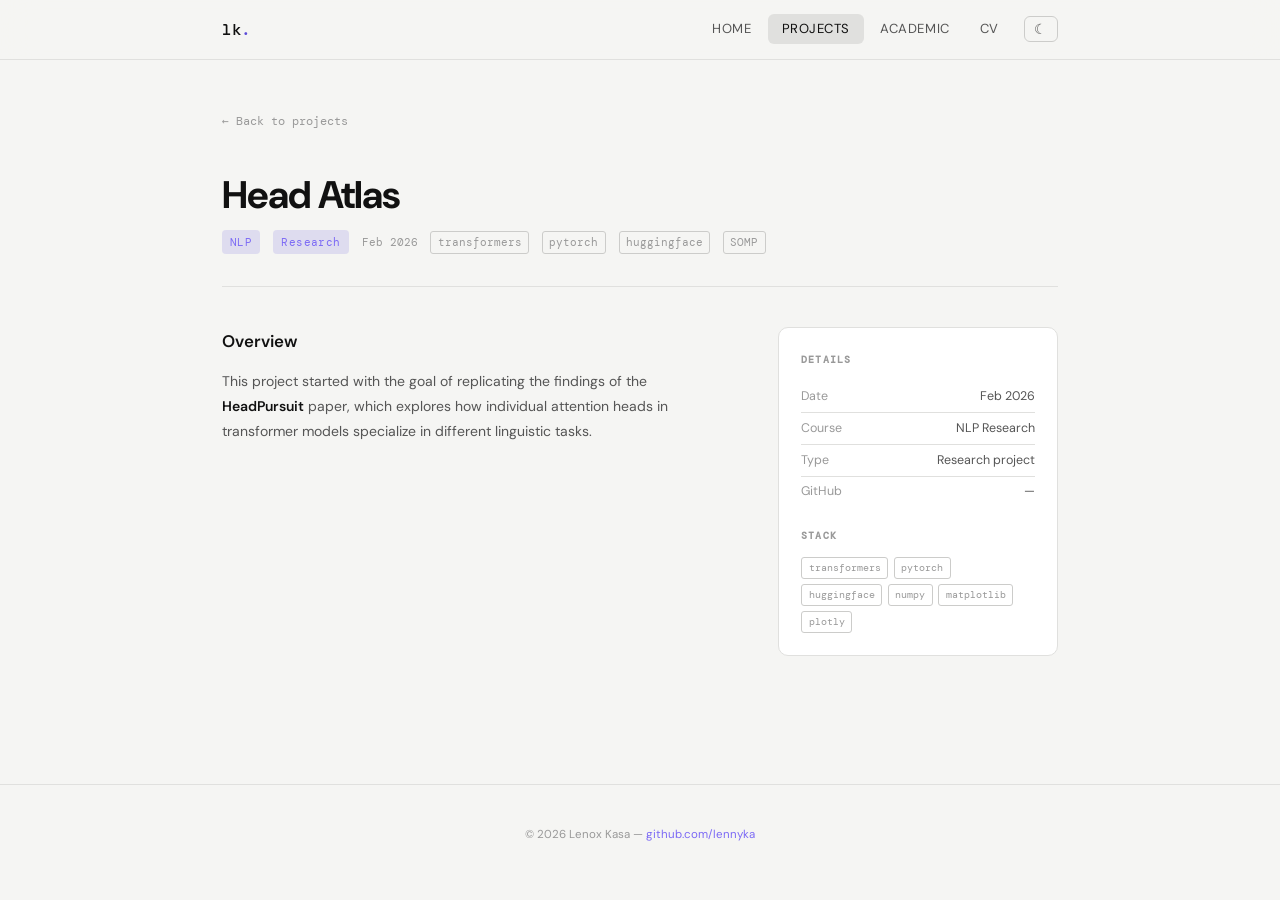
<file: projects/head-atlas.html>
<!DOCTYPE html>
<html lang="en" data-theme="dark">

<head>
  <meta charset="UTF-8" />
  <meta name="viewport" content="width=device-width, initial-scale=1" />
  <title>Head Atlas — Lenox Kasa</title>
  <link rel="stylesheet" href="../style.css" />
  <script src="https://cdn.plot.ly/plotly-2.27.0.min.js"></script>

  <style>
    /* ---- DEMO SECTION ---- */
    .demo-section {
      margin-top: 3rem;
      border-top: 1px solid var(--border);
      padding-top: 2.5rem;
    }

    .demo-label {
      font-family: var(--mono);
      font-size: 0.68rem;
      color: var(--accent);
      letter-spacing: 0.14em;
      text-transform: uppercase;
      margin-bottom: 0.5rem;
    }

    .demo-title {
      font-size: 1.1rem;
      font-weight: 600;
      margin-bottom: 0.4rem;
    }

    .demo-subtitle {
      font-size: 0.82rem;
      color: var(--text2);
      margin-bottom: 1.5rem;
    }

    .demo-shell {
      border: 1px solid var(--border);
      border-radius: 12px;
      overflow: hidden;
      background: var(--bg2);
      display: grid;
      grid-template-columns: 1fr 300px;
      min-height: 480px;
    }

    /* Plot area */
    .demo-plot-wrap {
      position: relative;
      background: var(--bg);
      min-height: 480px;
    }

    #demoPlot {
      width: 100%;
      height: 100%;
      min-height: 480px;
    }

    /* Filter bar inside demo */
    .demo-filters {
      position: absolute;
      top: 12px;
      left: 12px;
      display: flex;
      flex-wrap: wrap;
      gap: 6px;
      z-index: 10;
    }

    .demo-filter-btn {
      font-family: var(--mono);
      font-size: 0.6rem;
      padding: 0.2rem 0.6rem;
      border-radius: 20px;
      border: 1px solid var(--border2);
      background: color-mix(in srgb, var(--bg2) 90%, transparent);
      color: var(--text2);
      cursor: pointer;
      transition: all 0.18s;
      letter-spacing: 0.04em;
      backdrop-filter: blur(6px);
    }

    .demo-filter-btn:hover,
    .demo-filter-btn.active {
      background: var(--accent);
      color: #fff;
      border-color: var(--accent);
    }

    /* Sidebar panel */
    .demo-sidebar {
      border-left: 1px solid var(--border);
      padding: 1.2rem;
      display: flex;
      flex-direction: column;
      gap: 0.6rem;
      overflow-y: auto;
    }

    .demo-empty {
      flex: 1;
      display: flex;
      flex-direction: column;
      align-items: center;
      justify-content: center;
      color: var(--text3);
      font-size: 0.78rem;
      text-align: center;
      gap: 0.5rem;
    }

    .demo-empty svg {
      opacity: 0.35;
    }

    .demo-head-title {
      font-size: 0.92rem;
      font-weight: 600;
      color: var(--text);
      line-height: 1.3;
    }

    .demo-head-id {
      font-family: var(--mono);
      font-size: 0.65rem;
      color: var(--text3);
    }

    .demo-badges {
      display: flex;
      flex-wrap: wrap;
      gap: 0.3rem;
      margin-top: 0.2rem;
    }

    .demo-badge {
      font-family: var(--mono);
      font-size: 0.58rem;
      padding: 0.12rem 0.45rem;
      border-radius: 4px;
      background: color-mix(in srgb, var(--accent) 15%, transparent);
      color: var(--accent2);
      letter-spacing: 0.04em;
    }

    .demo-badge-gray {
      background: var(--border);
      color: var(--text2);
    }

    .demo-section-label {
      font-family: var(--mono);
      font-size: 0.6rem;
      text-transform: uppercase;
      letter-spacing: 0.1em;
      color: var(--text3);
      margin-top: 0.8rem;
      margin-bottom: 0.3rem;
    }

    .demo-desc {
      font-size: 0.78rem;
      color: var(--text2);
      line-height: 1.65;
    }

    .demo-score {
      font-family: var(--mono);
      font-size: 0.7rem;
      color: var(--text3);
    }

    .vocab-tags {
      display: flex;
      flex-wrap: wrap;
      gap: 0.3rem;
      margin-top: 0.2rem;
    }

    .vocab-tag {
      font-family: var(--mono);
      font-size: 0.62rem;
      padding: 0.1rem 0.4rem;
      border-radius: 3px;
      border: 1px solid var(--border2);
      color: var(--text3);
    }

    .demo-divider {
      border: none;
      border-top: 1px solid var(--border);
      margin: 0.4rem 0;
    }

    .demo-hint {
      font-size: 0.72rem;
      color: var(--text3);
      text-align: center;
      margin-top: 1rem;
    }

    @media (max-width: 680px) {
      .demo-shell {
        grid-template-columns: 1fr;
      }

      .demo-sidebar {
        border-left: none;
        border-top: 1px solid var(--border);
        min-height: 200px;
      }
    }
  </style>
</head>

<body>

  <nav>
    <div class="nav-inner">
      <a href="../index.html" class="nav-logo">lk<span>.</span></a>
      <ul class="nav-links">
        <li><a href="../index.html">Home</a></li>
        <li><a href="index.html" class="active">Projects</a></li>
        <li><a href="../index.html#academic">Academic</a></li>
        <li><a href="../index.html#cv">CV</a></li>
        <li><button class="theme-btn" onclick="toggleTheme()">☀</button></li>
      </ul>
      <button class="nav-hamburger" id="hamburger" onclick="toggleMenu()" aria-label="Menu">
        <span></span><span></span><span></span>
      </button>
    </div>
  </nav>

  <div class="page">
    <div class="project-detail">

      <a href="index.html" class="back-link">← Back to projects</a>

      <h1>Head Atlas</h1>

      <div class="project-meta">
        <span class="tag">NLP</span>
        <span class="tag">Research</span>
        <span class="meta-date">Feb 2026</span>
        <span class="chip">transformers</span>
        <span class="chip">pytorch</span>
        <span class="chip">huggingface</span>
        <span class="chip">SOMP</span>
      </div>

      <div class="detail-layout">

        <div class="project-body">

          <h2>Overview</h2>
          <p>
            This project started with the goal of replicating the findings of the <strong>HeadPursuit</strong> paper,
            which explores how individual attention heads in transformer models specialize in different linguistic
            tasks.
          </p>
          <!-- From there, the work extended in three directions.
          </p>

          <h2>What was done</h2>
          <ul>
            <li><strong>Replication</strong> of the original HeadPursuit findings on standard benchmark models.</li>
            <li><strong>Generalization</strong> of the interpretability method to any model available on HuggingFace,
              removing the original paper's constraint to a fixed set of architectures.</li>
            <li><strong>Investigation</strong> of attention head specialization metrics and their potential use as a
              stopping criterion for the SOMP (Simultaneous Orthogonal Matching Pursuit) algorithm.</li>
            <li><strong>Visualization</strong> of attention heads organized by their specialization metric, enabling
              intuitive comparison of head behavior across layers and models.</li>
          </ul>

          <h2>Motivation</h2>
          <p>
            Understanding what individual attention heads "do" is a central problem in transformer interpretability.
            Most existing tools either require custom training procedures or are tied to specific model families.
            By decoupling the method from the architecture, this project makes head analysis accessible to the broader
            NLP ecosystem.
          </p>

          <h2>Technical approach</h2>
          <p>
            The approach uses probing tasks to assign specialization scores to each attention head.
            These scores are then fed into a sparse selection algorithm (SOMP) to identify which heads are most
            informative for a given linguistic property.
            The stopping criterion investigation asks: can we use the rate of change of specialization scores to decide
            when to stop adding heads, rather than relying on a fixed budget?
          </p> -->

          <!-- ===== DEMO ===== -->
          <!-- <div class="demo-section">
            <p class="demo-label">// interactive demo</p>
            <p class="demo-title">Attention Head Geometry</p>
            <p class="demo-subtitle">
              Each dot is an attention head from a transformer model, projected into 2D via PCA/UMAP.
              Heads that cluster together share similar specialization patterns. Click any dot to inspect it.
            </p>

            <div class="demo-shell">

              <div class="demo-plot-wrap">
                <div class="demo-filters" id="demoFilters">
                  <button class="demo-filter-btn active" onclick="demoFilter('all', this)">All</button>
                </div>
                <div id="demoPlot"></div>
              </div>

              <div class="demo-sidebar" id="demoSidebar">
                <div class="demo-empty" id="demoEmpty">
                  <svg width="32" height="32" viewBox="0 0 24 24" fill="none" stroke="currentColor" stroke-width="1.5">
                    <circle cx="12" cy="12" r="3" />
                    <path
                      d="M12 1v4M12 19v4M4.22 4.22l2.83 2.83M16.95 16.95l2.83 2.83M1 12h4M19 12h4M4.22 19.78l2.83-2.83M16.95 7.05l2.83-2.83" />
                  </svg>
                  <span>Click a dot to inspect a head</span>
                </div>
                <div id="demoDetails" style="display:none;">
                  <div class="demo-head-title" id="dd-title">—</div>
                  <div class="demo-head-id" id="dd-id">—</div>
                  <div class="demo-badges" id="dd-badges"></div>
                  <hr class="demo-divider" />
                  <div class="demo-section-label">Description</div>
                  <div class="demo-desc" id="dd-desc">—</div>
                  <div class="demo-score" id="dd-score"></div>
                  <div class="demo-section-label">Top Vocabulary</div>
                  <div class="vocab-tags" id="dd-vocab"></div>
                </div>
              </div>

            </div>
            <p class="demo-hint">Sample data — representative subset of heads from GPT-2 and BERT-base analyzed during
              the project.</p>
          </div> -->
          <!-- ===== END DEMO ===== -->

        </div>

        <aside class="project-sidebar">
          <h3>Details</h3>
          <ul>
            <li><span>Date</span><span>Feb 2026</span></li>
            <li><span>Course</span><span>NLP Research</span></li>
            <li><span>Type</span><span>Research project</span></li>
            <li><span>GitHub</span><span>—</span></li>
          </ul>

          <h3 style="margin-top:1.2rem">Stack</h3>
          <div class="chip-row" style="margin-top:0.5rem">
            <span class="chip">transformers</span>
            <span class="chip">pytorch</span>
            <span class="chip">huggingface</span>
            <span class="chip">numpy</span>
            <span class="chip">matplotlib</span>
            <span class="chip">plotly</span>
          </div>
        </aside>

      </div>
    </div>
  </div>

  <footer>
    <p>&copy; 2026 Lenox Kasa &mdash; <a href="https://github.com/lennyka">github.com/lennyka</a></p>
  </footer>

  <button class="theme-fab" id="theme-fab" onclick="toggleTheme()" aria-label="Toggle theme">☀</button>

  <script>
    /* ============================================================
       SITE NAV / THEME
       ============================================================ */
    function toggleTheme() {
      const html = document.documentElement;
      const next = html.getAttribute('data-theme') === 'dark' ? 'light' : 'dark';
      html.setAttribute('data-theme', next);
      const icon = next === 'dark' ? '☀' : '☾';
      document.querySelectorAll('.theme-btn, .theme-fab').forEach(b => b.textContent = icon);
      localStorage.setItem('theme', next);
      // Re-render demo with updated colors
      if (window._demoReady) renderDemo();
    }
    function toggleMenu() {
      document.querySelector('.nav-links').classList.toggle('open');
      document.getElementById('hamburger').classList.toggle('open');
    }
    document.addEventListener('DOMContentLoaded', () => {
      document.querySelectorAll('.nav-links a').forEach(a => {
        a.addEventListener('click', () => {
          document.querySelector('.nav-links').classList.remove('open');
          document.getElementById('hamburger').classList.remove('open');
        });
      });
      const saved = localStorage.getItem('theme');
      const theme = saved || (window.matchMedia('(prefers-color-scheme: dark)').matches ? 'dark' : 'light');
      document.documentElement.setAttribute('data-theme', theme);
      const icon = theme === 'dark' ? '☀' : '☾';
      document.querySelectorAll('.theme-btn, .theme-fab').forEach(b => b.textContent = icon);

      initDemo();
    });

    /* ============================================================
       DEMO DATA
       Realistic attention head data for GPT-2 and BERT-base.
       Coords are PCA-projected 2D embeddings (hand-crafted to form
       meaningful clusters by category).
       ============================================================ */
    /* const DEMO_DATA = [
      // ---- SYNTACTIC ----
      { id: "gpt2.L2H4", model: "GPT-2", category: "Syntactic", title: "Subject-Verb Agreement", score: 0.81, coords: [1.2, 3.1], vocab: ["is", "are", "was", "were", "has", "have", "does", "do"] },
      { id: "gpt2.L3H1", model: "GPT-2", category: "Syntactic", title: "Dependency Arc Detector", score: 0.77, coords: [0.9, 2.8], vocab: ["the", "a", "of", "in", "to", "and", "that", "which"] },
      { id: "gpt2.L5H6", model: "GPT-2", category: "Syntactic", title: "Noun Phrase Boundary", score: 0.74, coords: [1.5, 3.4], vocab: ["noun", "phrase", "chunk", "entity", "group", "set"] },
      { id: "bert.L3H2", model: "BERT-base", category: "Syntactic", title: "POS Tag Specialization", score: 0.79, coords: [1.1, 2.5], vocab: ["NNP", "VBZ", "JJ", "RB", "DT", "PRP", "CC", "IN"] },
      { id: "bert.L4H7", model: "BERT-base", category: "Syntactic", title: "Prepositional Attachment", score: 0.72, coords: [0.7, 2.9], vocab: ["in", "on", "at", "by", "for", "with", "from", "into"] },
      { id: "bert.L2H11", model: "BERT-base", category: "Syntactic", title: "Clause Boundary Detector", score: 0.68, coords: [1.8, 3.0], vocab: ["that", "which", "who", "where", "when", "if", "because"] },
      { id: "gpt2.L6H3", model: "GPT-2", category: "Syntactic", title: "Verb Tense Tracker", score: 0.71, coords: [1.3, 3.7], vocab: ["ed", "ing", "will", "would", "could", "should", "may"] },

      // ---- SEMANTIC ----
      { id: "gpt2.L8H2", model: "GPT-2", category: "Semantic", title: "Entity Type Classifier", score: 0.85, coords: [-2.1, 1.4], vocab: ["person", "place", "organization", "country", "city", "name"] },
      { id: "gpt2.L9H5", model: "GPT-2", category: "Semantic", title: "Sentiment Polarity", score: 0.80, coords: [-2.8, 0.9], vocab: ["good", "bad", "great", "terrible", "excellent", "awful", "nice"] },
      { id: "gpt2.L7H11", model: "GPT-2", category: "Semantic", title: "Topic Coherence Head", score: 0.76, coords: [-1.9, 1.8], vocab: ["about", "topic", "subject", "regarding", "concerning", "discuss"] },
      { id: "bert.L8H4", model: "BERT-base", category: "Semantic", title: "Synonym Grouping", score: 0.83, coords: [-2.4, 1.1], vocab: ["big", "large", "huge", "small", "tiny", "little", "great", "grand"] },
      { id: "bert.L9H9", model: "BERT-base", category: "Semantic", title: "Negation Scope Detector", score: 0.78, coords: [-3.1, 1.5], vocab: ["not", "no", "never", "neither", "nor", "without", "lack", "absent"] },
      { id: "bert.L7H3", model: "BERT-base", category: "Semantic", title: "Numeric Reasoning", score: 0.69, coords: [-2.6, 2.1], vocab: ["one", "two", "three", "more", "less", "many", "few", "some"] },
      { id: "gpt2.L10H8", model: "GPT-2", category: "Semantic", title: "Causal Relation Tracker", score: 0.74, coords: [-1.7, 0.7], vocab: ["because", "since", "therefore", "thus", "hence", "due", "result"] },

      // ---- COREFERENCE ----
      { id: "gpt2.L4H9", model: "GPT-2", category: "Coreference", title: "Pronoun Resolution", score: 0.88, coords: [3.2, -1.5], vocab: ["he", "she", "it", "they", "him", "her", "his", "their", "its"] },
      { id: "gpt2.L5H3", model: "GPT-2", category: "Coreference", title: "Antecedent Tracker", score: 0.82, coords: [3.7, -1.2], vocab: ["the", "this", "that", "these", "those", "such", "said", "aforementioned"] },
      { id: "bert.L5H6", model: "BERT-base", category: "Coreference", title: "Entity Chain Linker", score: 0.86, coords: [3.0, -1.8], vocab: ["entity", "reference", "mention", "link", "chain", "same", "identity"] },
      { id: "bert.L6H1", model: "BERT-base", category: "Coreference", title: "Reflexive Pronoun Head", score: 0.79, coords: [3.5, -0.9], vocab: ["himself", "herself", "itself", "themselves", "myself", "yourself"] },
      { id: "gpt2.L6H7", model: "GPT-2", category: "Coreference", title: "Definite Reference Head", score: 0.75, coords: [4.0, -1.6], vocab: ["the", "that", "this", "known", "aforementioned", "specific", "particular"] },

      // ---- POSITIONAL ----
      { id: "gpt2.L0H0", model: "GPT-2", category: "Positional", title: "Attend Previous Token", score: 0.95, coords: [-0.5, -3.2], vocab: ["previous", "last", "before", "prior", "preceding", "back"] },
      { id: "gpt2.L0H3", model: "GPT-2", category: "Positional", title: "Attend Next Token", score: 0.93, coords: [0.2, -3.5], vocab: ["next", "after", "following", "subsequent", "ahead", "forward"] },
      { id: "gpt2.L1H7", model: "GPT-2", category: "Positional", title: "BOS Attender", score: 0.91, coords: [-0.8, -2.8], vocab: ["start", "begin", "first", "initial", "opening", "introduction"] },
      { id: "bert.L0H4", model: "BERT-base", category: "Positional", title: "[CLS] Token Head", score: 0.90, coords: [0.5, -3.0], vocab: ["CLS", "SEP", "start", "classification", "global", "aggregate"] },
      { id: "bert.L1H2", model: "BERT-base", category: "Positional", title: "Sentence Boundary Attender", score: 0.87, coords: [-0.2, -2.6], vocab: ["period", "sentence", "end", "boundary", "stop", "full", "end"] },
      { id: "gpt2.L1H11", model: "GPT-2", category: "Positional", title: "Local Window Attender", score: 0.85, coords: [0.8, -3.3], vocab: ["nearby", "adjacent", "close", "local", "neighbor", "window", "span"] },

      // ---- LONG-RANGE ----
      { id: "gpt2.L11H10", model: "GPT-2", category: "Long-range", title: "Document-level Coherence", score: 0.78, coords: [-3.5, -2.1], vocab: ["document", "paragraph", "context", "passage", "overall", "global"] },
      { id: "gpt2.L10H5", model: "GPT-2", category: "Long-range", title: "Cross-sentence Reference", score: 0.73, coords: [-3.0, -1.7], vocab: ["earlier", "previously", "mentioned", "above", "refer", "context"] },
      { id: "bert.L11H8", model: "BERT-base", category: "Long-range", title: "Topic Sentence Tracker", score: 0.76, coords: [-3.8, -1.4], vocab: ["topic", "main", "central", "key", "primary", "core", "theme"] },
      { id: "bert.L10H3", model: "BERT-base", category: "Long-range", title: "Discourse Relation Head", score: 0.71, coords: [-2.9, -2.3], vocab: ["however", "although", "moreover", "furthermore", "consequently", "despite"] },

      // ---- LEXICAL ----
      { id: "gpt2.L3H8", model: "GPT-2", category: "Lexical", title: "Rare Word Detector", score: 0.70, coords: [2.5, 0.3], vocab: ["unusual", "rare", "uncommon", "specific", "technical", "jargon", "niche"] },
      { id: "gpt2.L4H2", model: "GPT-2", category: "Lexical", title: "Word Frequency Head", score: 0.66, coords: [2.2, 0.8], vocab: ["common", "frequent", "typical", "usual", "standard", "ordinary", "regular"] },
      { id: "bert.L3H10", model: "BERT-base", category: "Lexical", title: "Morphology Tracker", score: 0.72, coords: [2.8, -0.2], vocab: ["ing", "ed", "er", "est", "un", "re", "pre", "dis", "mis", "over"] },
      { id: "bert.L4H5", model: "BERT-base", category: "Lexical", title: "Sub-word Combiner", score: 0.68, coords: [3.1, 0.5], vocab: ["##ing", "##ed", "##er", "##ly", "##tion", "##ment", "##ness", "##able"] },
    ];

    /* ============================================================
       DEMO RENDERING
       ============================================================ 
    const CATEGORY_COLORS = {
      "Syntactic": "#6c5ce7",
      "Semantic": "#00b894",
      "Coreference": "#e17055",
      "Positional": "#0984e3",
      "Long-range": "#fdcb6e",
      "Lexical": "#a29bfe",
    };
    const MODEL_SHAPES = { "GPT-2": "circle", "BERT-base": "diamond" };

    let _activeCategory = "all";
    let _demoData = DEMO_DATA;

    window._demoReady = false;

    function getCSSVar(name) {
      return getComputedStyle(document.documentElement).getPropertyValue(name).trim();
    }

    function renderDemo() {
      const isDark = document.documentElement.getAttribute('data-theme') === 'dark';
      const bgColor = isDark ? '#0b0b0b' : '#f5f5f3';
      const textColor = isDark ? '#e2e2e2' : '#111111';
      const gridColor = isDark ? '#1e1e1e' : '#e0e0de';

      const filtered = _activeCategory === 'all'
        ? _demoData
        : _demoData.filter(d => d.category === _activeCategory);

      // Build one trace per (model, category) pair for clean legend
      const traceMap = {};
      _demoData.forEach((d, globalIdx) => {
        const key = `${d.model}__${d.category}`;
        if (!traceMap[key]) {
          traceMap[key] = { x: [], y: [], text: [], ids: [], model: d.model, category: d.category };
        }
        const isVisible = _activeCategory === 'all' || d.category === _activeCategory;
        traceMap[key].x.push(d.coords[0]);
        traceMap[key].y.push(d.coords[1]);
        traceMap[key].text.push(`<b>${d.title}</b><br>${d.model} · ${d.category}`);
        traceMap[key].ids.push(globalIdx);
      });

      const traces = Object.values(traceMap).map(t => {
        const color = CATEGORY_COLORS[t.category] || '#999';
        const shape = MODEL_SHAPES[t.model] || 'circle';
        const isActive = _activeCategory === 'all' || t.category === _activeCategory;
        const opacity = isActive ? 0.92 : 0.08;

        return {
          x: t.x, y: t.y,
          mode: 'markers',
          type: 'scatter',
          name: `${t.model} · ${t.category}`,
          text: t.text,
          customdata: t.ids,
          hoverinfo: 'text',
          marker: {
            size: 9,
            color: color,
            opacity: opacity,
            symbol: shape,
            line: { width: 1, color: isDark ? 'rgba(255,255,255,0.15)' : 'rgba(0,0,0,0.15)' }
          },
          showlegend: false,
        };
      });

      const layout = {
        margin: { t: 10, l: 10, r: 10, b: 10 },
        paper_bgcolor: bgColor,
        plot_bgcolor: bgColor,
        xaxis: { visible: false, zeroline: false },
        yaxis: { visible: false, zeroline: false },
        hovermode: 'closest',
        dragmode: 'pan',
        showlegend: false,
      };

      const config = { responsive: true, displayModeBar: false, scrollZoom: true };

      Plotly.newPlot('demoPlot', traces, layout, config);

      document.getElementById('demoPlot').on('plotly_click', function (data) {
        if (!data.points.length) return;
        const idx = data.points[0].customdata;
        if (idx === undefined || idx === null) return;
        showDemoDetails(DEMO_DATA[idx]);
      });

      window._demoReady = true;
    }

    function showDemoDetails(head) {
      document.getElementById('demoEmpty').style.display = 'none';
      document.getElementById('demoDetails').style.display = 'block';

      document.getElementById('dd-title').textContent = head.title;
      document.getElementById('dd-id').textContent = head.id;
      document.getElementById('dd-score').textContent = `Specialization score: ${head.score.toFixed(2)}`;
      document.getElementById('dd-desc').textContent = getHeadDesc(head);

      const badges = document.getElementById('dd-badges');
      badges.innerHTML = `
    <span class="demo-badge">${head.category}</span>
    <span class="demo-badge demo-badge-gray">${head.model}</span>
  `;

      const vocabEl = document.getElementById('dd-vocab');
      vocabEl.innerHTML = '';
      (head.vocab || []).forEach(w => {
        const s = document.createElement('span');
        s.className = 'vocab-tag';
        s.textContent = w;
        vocabEl.appendChild(s);
      });
    }

    function getHeadDesc(head) {
      const descs = {
        "Syntactic": `This head specializes in syntactic structure. It attends strongly to grammatically related tokens, exhibiting high activation on ${head.title.toLowerCase()} patterns.`,
        "Semantic": `A semantically-focused head that captures meaning-level relationships. High score on ${head.title.toLowerCase()} tasks, useful for downstream semantic probing.`,
        "Coreference": `This head tracks entity references across the context window. It is strongly activated when resolving ${head.title.toLowerCase()} patterns.`,
        "Positional": `A position-sensitive head with strong bias toward specific token offsets. Primarily captures ${head.title.toLowerCase()} without semantic content.`,
        "Long-range": `Specializes in long-distance dependencies across sentences or paragraphs. Critical for ${head.title.toLowerCase()} in multi-sentence inputs.`,
        "Lexical": `Operates at the lexical level, sensitive to surface-form token properties. Identified as a ${head.title.toLowerCase()} head via vocabulary probing.`,
      };
      return descs[head.category] || "No description available.";
    }

    function demoFilter(cat, btn) {
      _activeCategory = cat;
      document.querySelectorAll('.demo-filter-btn').forEach(b => b.classList.remove('active'));
      btn.classList.add('active');
      renderDemo();
    }

    function buildFilterButtons() {
      const cats = [...new Set(DEMO_DATA.map(d => d.category))];
      const bar = document.getElementById('demoFilters');
      bar.innerHTML = `<button class="demo-filter-btn active" onclick="demoFilter('all', this)">All</button>`;
      cats.forEach(cat => {
        const btn = document.createElement('button');
        btn.className = 'demo-filter-btn';
        btn.textContent = cat;
        btn.onclick = function () { demoFilter(cat, this); };
        bar.appendChild(btn);
      });
    }

    function initDemo() {
      buildFilterButtons();
      renderDemo();
    } */
  </script>

</body>

</html>
</file>
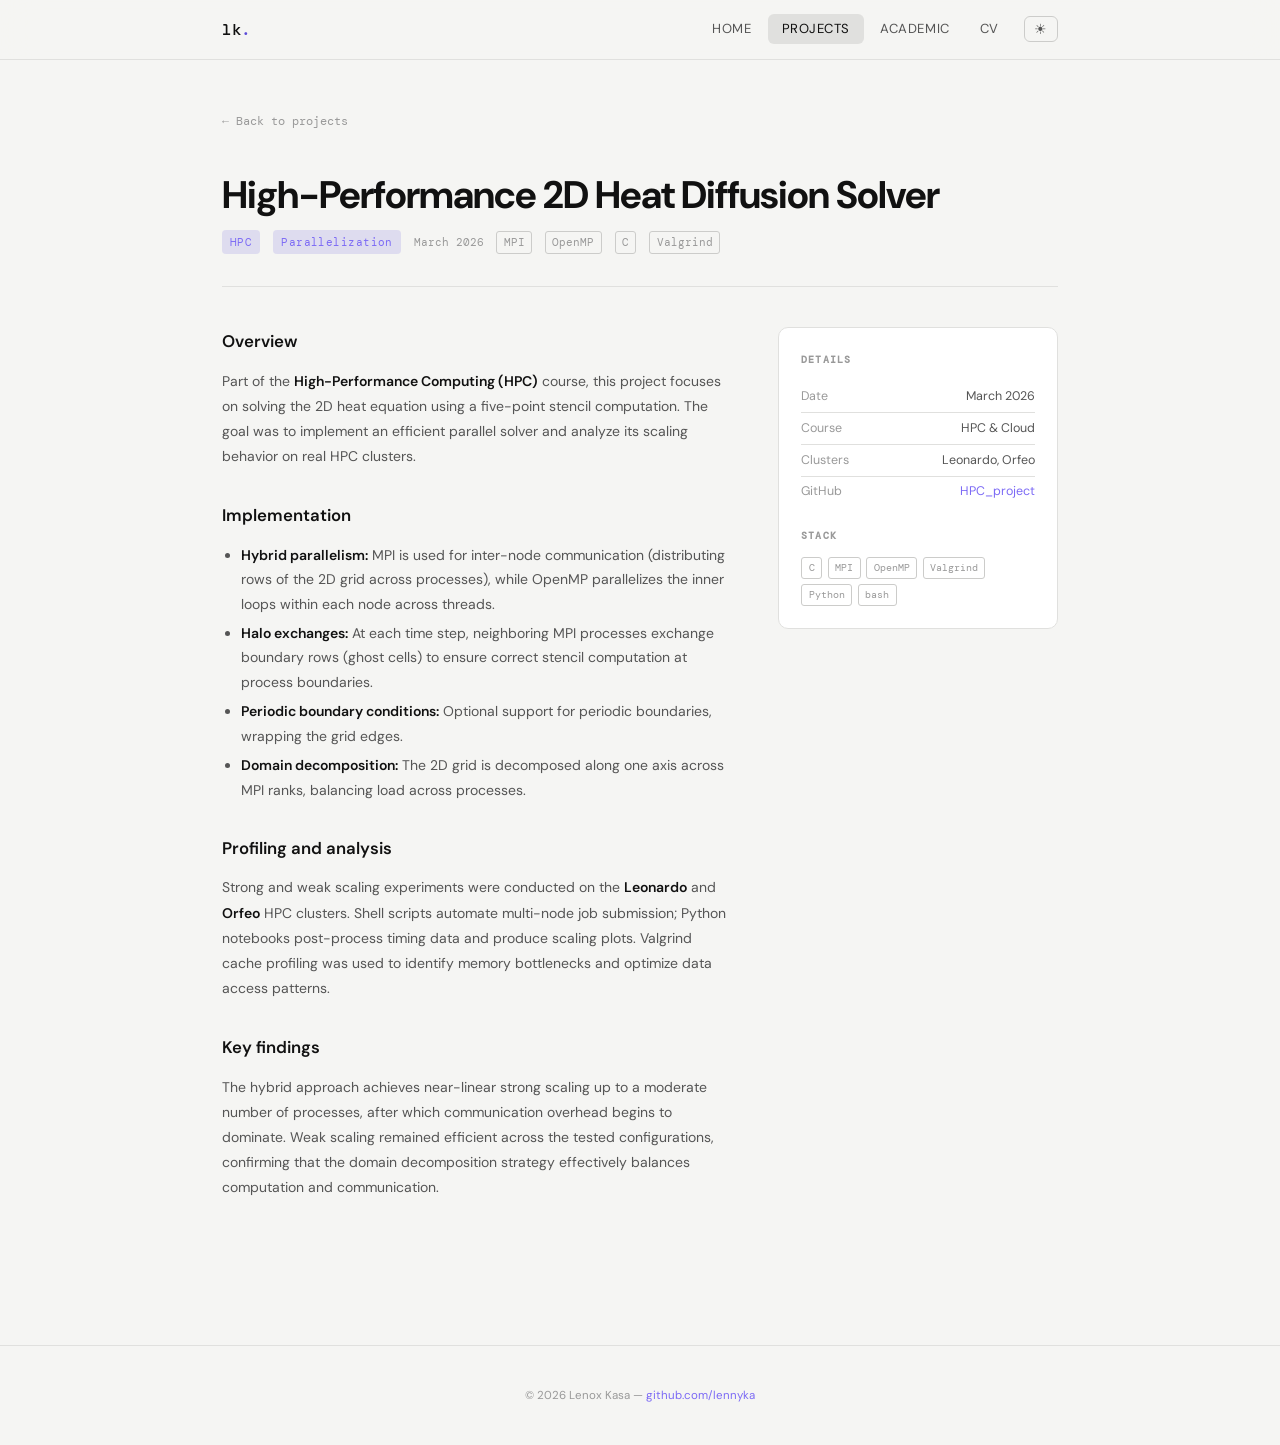
<file: projects/hpc.html>
<!DOCTYPE html>
<html lang="en">

<head>
  <meta charset="UTF-8" />
  <meta name="viewport" content="width=device-width, initial-scale=1" />
  <title>HPC Heat Diffusion — Lenox Kasa</title>

  <script>
    (function () {
      var saved = localStorage.getItem('theme');
      var theme = saved || (window.matchMedia('(prefers-color-scheme: dark)').matches ? 'dark' : 'light');
      document.documentElement.setAttribute('data-theme', theme);
    })();
  </script>

  <link rel="stylesheet" href="../style.css" />
</head>

<body>

  <nav>
    <div class="nav-inner">
      <a href="../index.html" class="nav-logo">lk<span>.</span></a>
      <ul class="nav-links">
        <li><a href="../index.html">Home</a></li>
        <li><a href="index.html" class="active">Projects</a></li>
        <li><a href="../index.html#academic">Academic</a></li>
        <li><a href="../index.html#cv">CV</a></li>
        <li><button class="theme-btn" onclick="toggleTheme()">☀</button></li>
      </ul>
      <button class="nav-hamburger" id="hamburger" onclick="toggleMenu()" aria-label="Menu">
        <span></span><span></span><span></span>
      </button>
    </div>
  </nav>

  <div class="page">
    <div class="project-detail">

      <a href="index.html" class="back-link">← Back to projects</a>

      <h1>High-Performance 2D Heat Diffusion Solver</h1>

      <div class="project-meta">
        <span class="tag">HPC</span>
        <span class="tag">Parallelization</span>
        <span class="meta-date">March 2026</span>
        <span class="chip">MPI</span>
        <span class="chip">OpenMP</span>
        <span class="chip">C</span>
        <span class="chip">Valgrind</span>
      </div>

      <div class="detail-layout">

        <div class="project-body">

          <h2>Overview</h2>
          <p>
            Part of the <strong>High-Performance Computing (HPC)</strong> course, this project focuses on solving the 2D
            heat equation
            using a five-point stencil computation. The goal was to implement an efficient parallel solver and analyze
            its
            scaling behavior on real HPC clusters.
          </p>

          <h2>Implementation</h2>
          <ul>
            <li>
              <strong>Hybrid parallelism:</strong> MPI is used for inter-node communication (distributing rows of the 2D
              grid across processes),
              while OpenMP parallelizes the inner loops within each node across threads.
            </li>
            <li>
              <strong>Halo exchanges:</strong> At each time step, neighboring MPI processes exchange boundary rows
              (ghost cells)
              to ensure correct stencil computation at process boundaries.
            </li>
            <li>
              <strong>Periodic boundary conditions:</strong> Optional support for periodic boundaries, wrapping the grid
              edges.
            </li>
            <li>
              <strong>Domain decomposition:</strong> The 2D grid is decomposed along one axis across MPI ranks,
              balancing load across processes.
            </li>
          </ul>

          <h2>Profiling and analysis</h2>
          <p>
            Strong and weak scaling experiments were conducted on the <strong>Leonardo</strong> and
            <strong>Orfeo</strong> HPC clusters.
            Shell scripts automate multi-node job submission; Python notebooks post-process timing data and produce
            scaling plots.
            Valgrind cache profiling was used to identify memory bottlenecks and optimize data access patterns.
          </p>

          <h2>Key findings</h2>
          <p>
            The hybrid approach achieves near-linear strong scaling up to a moderate number of processes, after which
            communication overhead begins to dominate. Weak scaling remained efficient across the tested configurations,
            confirming that the domain decomposition strategy effectively balances computation and communication.
          </p>

        </div>

        <aside class="project-sidebar">
          <h3>Details</h3>
          <ul>
            <li><span>Date</span><span>March 2026</span></li>
            <li><span>Course</span><span>HPC &amp; Cloud</span></li>
            <li><span>Clusters</span><span>Leonardo, Orfeo</span></li>
            <li><span>GitHub</span><span><a href="https://github.com/lennyka/HPC_project" target="_blank"
                  style="color:var(--accent2)">HPC_project</a></span></li>
          </ul>

          <h3 style="margin-top:1.2rem">Stack</h3>
          <div class="chip-row" style="margin-top:0.5rem">
            <span class="chip">C</span>
            <span class="chip">MPI</span>
            <span class="chip">OpenMP</span>
            <span class="chip">Valgrind</span>
            <span class="chip">Python</span>
            <span class="chip">bash</span>
          </div>
        </aside>

      </div>
    </div>
  </div>

  <footer>
    <p>&copy; 2026 Lenox Kasa &mdash; <a href="https://github.com/lennyka">github.com/lennyka</a></p>
  </footer>

  <script>
    // Theme
    function toggleTheme() {
      const html = document.documentElement;
      const next = html.getAttribute('data-theme') === 'dark' ? 'light' : 'dark';
      html.setAttribute('data-theme', next);
      const icon = next === 'dark' ? '☀' : '☾';
      document.querySelectorAll('.theme-btn, .theme-fab').forEach(b => b.textContent = icon);
      localStorage.setItem('theme', next);
    }
    // Hamburger
    function toggleMenu() {
      const links = document.querySelector('.nav-links');
      const btn = document.getElementById('hamburger');
      links.classList.toggle('open');
      btn.classList.toggle('open');
    }
    // Close menu when a link is clicked
    document.addEventListener('DOMContentLoaded', () => {
      document.querySelectorAll('.nav-links a').forEach(a => {
        a.addEventListener('click', () => {
          document.querySelector('.nav-links').classList.remove('open');
          document.getElementById('hamburger').classList.remove('open');
        });
      });
      // Restore theme
      const saved = localStorage.getItem('theme');
      const theme = saved || (window.matchMedia('(prefers-color-scheme: dark)').matches ? 'dark' : 'light');
      document.documentElement.setAttribute('data-theme', theme);
      document.addEventListener('DOMContentLoaded', () => {
        const icon = theme === 'dark' ? '☀' : '☾';
        document.querySelectorAll('.theme-btn, .theme-fab').forEach(b => b.textContent = icon);
      });
    });
  </script>

  <button class="theme-fab" id="theme-fab" onclick="toggleTheme()" aria-label="Toggle theme">☀</button>
</body>

</html>
</file>
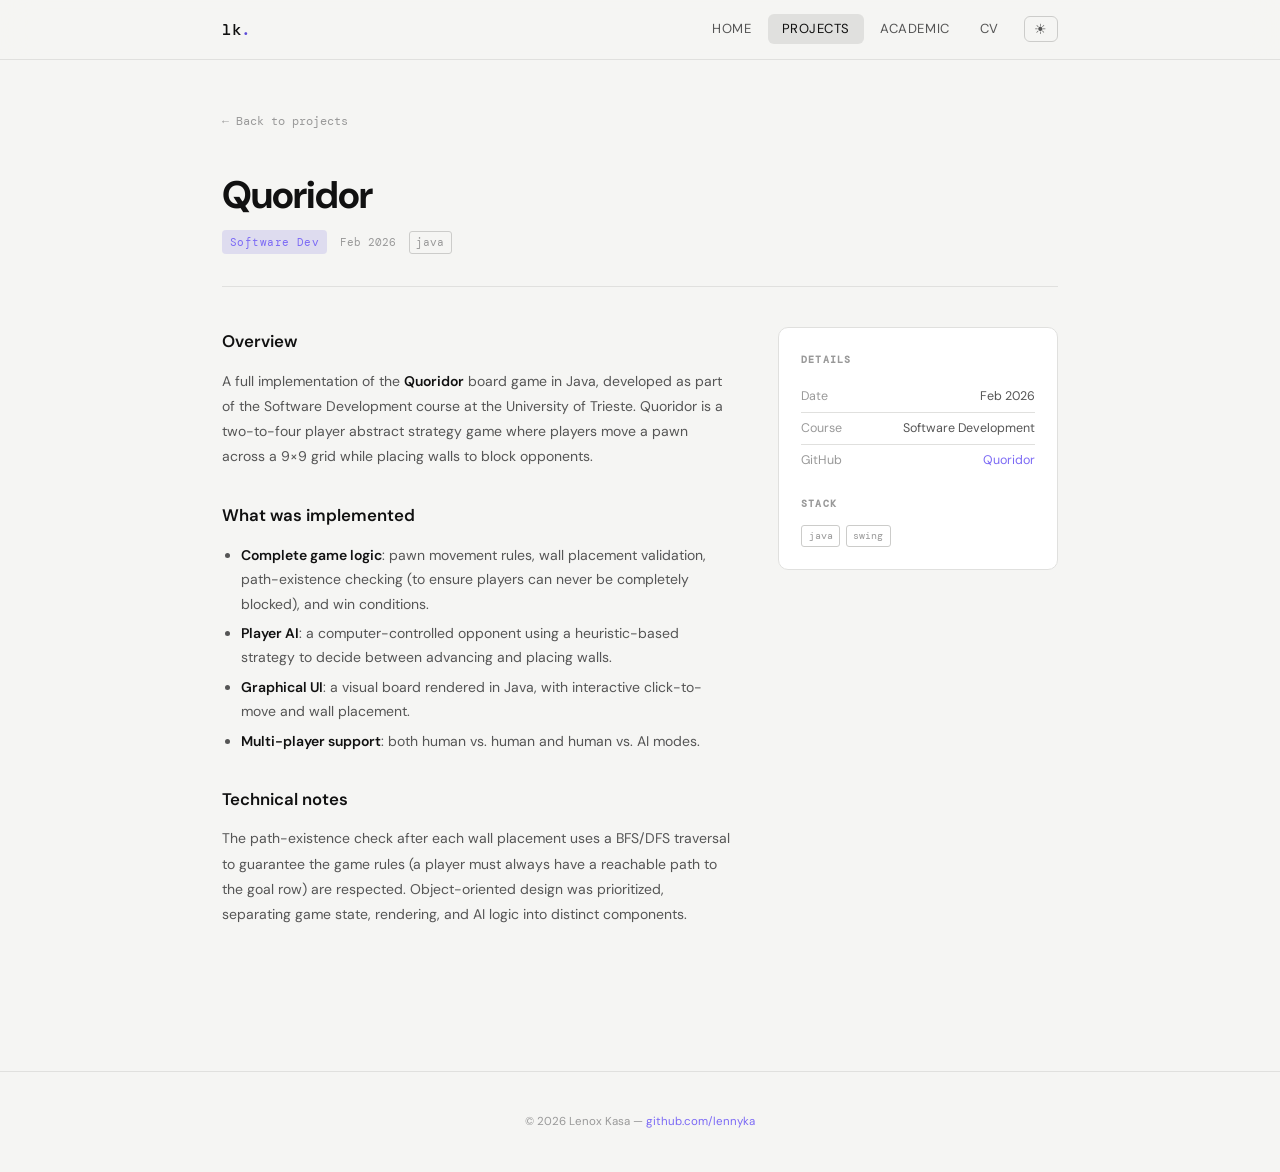
<file: projects/quoridor.html>
<!DOCTYPE html>
<html lang="en">

<head>
  <meta charset="UTF-8" />
  <meta name="viewport" content="width=device-width, initial-scale=1" />
  <title>Quoridor — Lenox Kasa</title>

  <script>
    (function () {
      var saved = localStorage.getItem('theme');
      var theme = saved || (window.matchMedia('(prefers-color-scheme: dark)').matches ? 'dark' : 'light');
      document.documentElement.setAttribute('data-theme', theme);
    })();
  </script>

  <link rel="stylesheet" href="../style.css" />
</head>

<body>

  <nav>
    <div class="nav-inner">
      <a href="../index.html" class="nav-logo">lk<span>.</span></a>
      <ul class="nav-links">
        <li><a href="../index.html">Home</a></li>
        <li><a href="index.html" class="active">Projects</a></li>
        <li><a href="../index.html#academic">Academic</a></li>
        <li><a href="../index.html#cv">CV</a></li>
        <li><button class="theme-btn" onclick="toggleTheme()">☀</button></li>
      </ul>
      <button class="nav-hamburger" id="hamburger" onclick="toggleMenu()" aria-label="Menu">
        <span></span><span></span><span></span>
      </button>
    </div>
  </nav>

  <div class="page">
    <div class="project-detail">

      <a href="index.html" class="back-link">← Back to projects</a>

      <h1>Quoridor</h1>

      <div class="project-meta">
        <span class="tag">Software Dev</span>
        <span class="meta-date">Feb 2026</span>
        <span class="chip">java</span>
      </div>

      <div class="detail-layout">

        <div class="project-body">

          <h2>Overview</h2>
          <p>
            A full implementation of the <strong>Quoridor</strong> board game in Java, developed as part of the
            Software Development course at the University of Trieste.
            Quoridor is a two-to-four player abstract strategy game where players move a pawn across a 9×9 grid
            while placing walls to block opponents.
          </p>

          <h2>What was implemented</h2>
          <ul>
            <li><strong>Complete game logic</strong>: pawn movement rules, wall placement validation, path-existence
              checking (to ensure players can never be completely blocked), and win conditions.</li>
            <li><strong>Player AI</strong>: a computer-controlled opponent using a heuristic-based strategy to decide
              between advancing and placing walls.</li>
            <li><strong>Graphical UI</strong>: a visual board rendered in Java, with interactive click-to-move and wall
              placement.</li>
            <li><strong>Multi-player support</strong>: both human vs. human and human vs. AI modes.</li>
          </ul>

          <h2>Technical notes</h2>
          <p>
            The path-existence check after each wall placement uses a BFS/DFS traversal to guarantee the game rules
            (a player must always have a reachable path to the goal row) are respected.
            Object-oriented design was prioritized, separating game state, rendering, and AI logic into distinct
            components.
          </p>

        </div>

        <aside class="project-sidebar">
          <h3>Details</h3>
          <ul>
            <li><span>Date</span><span>Feb 2026</span></li>
            <li><span>Course</span><span>Software Development</span></li>
            <li><span>GitHub</span><span><a href="https://github.com/lennyka/Quoridor" target="_blank"
                  style="color:var(--accent2)">Quoridor</a></span></li>
          </ul>

          <h3 style="margin-top:1.2rem">Stack</h3>
          <div class="chip-row" style="margin-top:0.5rem">
            <span class="chip">java</span>
            <span class="chip">swing</span>
          </div>
        </aside>

      </div>
    </div>
  </div>

  <footer>
    <p>&copy; 2026 Lenox Kasa &mdash; <a href="https://github.com/lennyka">github.com/lennyka</a></p>
  </footer>

  <script>
    // Theme
    function toggleTheme() {
      const html = document.documentElement;
      const next = html.getAttribute('data-theme') === 'dark' ? 'light' : 'dark';
      html.setAttribute('data-theme', next);
      const icon = next === 'dark' ? '☀' : '☾';
      document.querySelectorAll('.theme-btn, .theme-fab').forEach(b => b.textContent = icon);
      localStorage.setItem('theme', next);
    }
    // Hamburger
    function toggleMenu() {
      const links = document.querySelector('.nav-links');
      const btn = document.getElementById('hamburger');
      links.classList.toggle('open');
      btn.classList.toggle('open');
    }
    // Close menu when a link is clicked
    document.addEventListener('DOMContentLoaded', () => {
      document.querySelectorAll('.nav-links a').forEach(a => {
        a.addEventListener('click', () => {
          document.querySelector('.nav-links').classList.remove('open');
          document.getElementById('hamburger').classList.remove('open');
        });
      });
      // Restore theme
      const saved = localStorage.getItem('theme');
      const theme = saved || (window.matchMedia('(prefers-color-scheme: dark)').matches ? 'dark' : 'light');
      document.documentElement.setAttribute('data-theme', theme);
      document.addEventListener('DOMContentLoaded', () => {
        const icon = theme === 'dark' ? '☀' : '☾';
        document.querySelectorAll('.theme-btn, .theme-fab').forEach(b => b.textContent = icon);
      });
    });
  </script>

  <button class="theme-fab" id="theme-fab" onclick="toggleTheme()" aria-label="Toggle theme">☀</button>
</body>

</html>
</file>
<file: style.css>
/* ============================================================
   LENOX KASA — style.css
   ============================================================ */

/* ---------- FONTS ---------- */
@import url('https://fonts.googleapis.com/css2?family=DM+Sans:wght@300;400;500;600;700&family=DM+Mono:wght@400;500&display=swap');

/* ---------- RESET ---------- */
*, *::before, *::after { box-sizing: border-box; margin: 0; padding: 0; }
html { scroll-behavior: smooth; }

/* ---------- THEME VARIABLES ---------- */
:root {
  --bg:       #0b0b0b;
  --bg2:      #111111;
  --bg3:      #181818;
  --border:   #1e1e1e;
  --border2:  #2a2a2a;
  --text:     #e2e2e2;
  --text2:    #999;
  --text3:    #555;
  --accent:   #6c5ce7;
  --accent2:  #a29bfe;
  --accent3:  #74b9ff;
  --sans: 'DM Sans', sans-serif;
  --mono: 'DM Mono', monospace;
  --radius: 10px;
  --nav-h: 60px;
}

[data-theme="light"] {
  --bg:       #f5f5f3;
  --bg2:      #ffffff;
  --bg3:      #eeeeec;
  --border:   #e0e0de;
  --border2:  #ccccca;
  --text:     #111111;
  --text2:    #555555;
  --text3:    #999999;
  --accent:   #5b4bd8;
  --accent2:  #7c6af5;
  --accent3:  #2d6fe8;
}

/* ---------- BASE ---------- */
body {
  background: var(--bg);
  color: var(--text);
  font-family: var(--sans);
  font-size: 15px;
  line-height: 1.7;
  transition: background 0.3s, color 0.3s;
}
a { color: inherit; text-decoration: none; }
code {
  font-family: var(--mono);
  font-size: 0.82em;
  color: var(--accent2);
  background: color-mix(in srgb, var(--accent) 12%, transparent);
  padding: 0.1em 0.4em;
  border-radius: 4px;
}

/* ---------- NAV ---------- */
nav {
  position: fixed; top: 0; left: 0; right: 0; z-index: 200;
  height: var(--nav-h);
  display: flex; align-items: center;
  background: color-mix(in srgb, var(--bg) 85%, transparent);
  backdrop-filter: blur(18px);
  border-bottom: 1px solid var(--border);
}
.nav-inner {
  max-width: 900px;
  margin: 0 auto;
  width: 100%;
  padding: 0 2rem;
  display: flex;
  align-items: center;
  justify-content: space-between;
}
.nav-logo {
  font-family: var(--mono);
  font-size: 1rem;
  font-weight: 500;
  color: var(--text);
  letter-spacing: -0.3px;
}
.nav-logo span { color: var(--accent); }
.nav-links {
  display: flex;
  align-items: center;
  gap: 0.2rem;
  list-style: none;
  /* Explicit desktop resets so mobile overrides don't leak up */
  position: static;
  transform: none;
  opacity: 1;
  pointer-events: auto;
  background: none;
  border: none;
  padding: 0;
  flex-direction: row;
}
.nav-links a {
  color: var(--text2);
  font-size: 0.82rem;
  letter-spacing: 0.04em;
  text-transform: uppercase;
  padding: 0.4rem 0.85rem;
  border-radius: 6px;
  transition: color 0.2s, background 0.2s;
}
.nav-links a:hover, .nav-links a.active {
  color: var(--text);
  background: var(--border);
}

/* Theme toggle button */
.theme-btn {
  background: none;
  border: 1px solid var(--border2);
  border-radius: 6px;
  color: var(--text2);
  cursor: pointer;
  font-size: 0.9rem;
  padding: 0.3rem 0.6rem;
  margin-left: 0.5rem;
  transition: color 0.2s, border-color 0.2s, background 0.2s;
  line-height: 1;
}
.theme-btn:hover { color: var(--text); border-color: var(--border2); background: var(--border); }

/* Hamburger button — hidden on desktop */
.nav-hamburger {
  display: none;
  flex-direction: column;
  justify-content: center;
  gap: 5px;
  background: none;
  border: none;
  cursor: pointer;
  padding: 0.3rem;
  margin-left: 0.5rem;
  z-index: 210;
}
.nav-hamburger span {
  display: block;
  width: 22px;
  height: 2px;
  background: var(--text2);
  border-radius: 2px;
  transition: transform 0.25s, opacity 0.25s, background 0.2s;
  transform-origin: center;
}
.nav-hamburger:hover span { background: var(--text); }

/* Animated X state */
.nav-hamburger.open span:nth-child(1) { transform: translateY(7px) rotate(45deg); }
.nav-hamburger.open span:nth-child(2) { opacity: 0; transform: scaleX(0); }
.nav-hamburger.open span:nth-child(3) { transform: translateY(-7px) rotate(-45deg); }

/* ---------- PAGE WRAPPER ---------- */
.page {
  max-width: 900px;
  margin: 0 auto;
  padding: 0 2rem;
}

/* ---------- SECTIONS ---------- */
section {
  padding: 5rem 0 3rem;
}
section:first-of-type { padding-top: calc(var(--nav-h) + 5rem); }

.section-eyebrow {
  font-family: var(--mono);
  font-size: 0.68rem;
  color: var(--accent);
  letter-spacing: 0.14em;
  text-transform: uppercase;
  margin-bottom: 0.4rem;
}
h2.section-title {
  font-size: 1.45rem;
  font-weight: 600;
  letter-spacing: -0.4px;
  margin-bottom: 2rem;
}
.section-divider {
  border: none;
  border-top: 1px solid var(--border);
  margin: 0 0 2rem;
}

/* ---------- HERO ---------- */
.hero-tag {
  font-family: var(--mono);
  font-size: 0.7rem;
  color: var(--accent);
  letter-spacing: 0.14em;
  text-transform: uppercase;
  margin-bottom: 1.2rem;
}
.hero h1 {
  font-size: clamp(2.4rem, 5vw, 3.6rem);
  font-weight: 700;
  letter-spacing: -2px;
  line-height: 1.04;
  margin-bottom: 0.6rem;
}
.hero-sub {
  font-size: 1.05rem;
  color: var(--text2);
  font-weight: 300;
  margin-bottom: 1.4rem;
}
.hero-desc {
  color: var(--text2);
  max-width: 700px;
  font-size: 0.9rem;
  margin-bottom: 2rem;
  line-height: 1.75;
}
.cta-links { display: flex; gap: 0.7rem; flex-wrap: wrap; }
.btn {
  display: inline-flex; align-items: center; gap: 0.4rem;
  padding: 0.5rem 1.1rem;
  border-radius: 7px;
  font-family: var(--sans);
  font-size: 0.82rem;
  font-weight: 500;
  cursor: pointer;
  transition: all 0.2s;
  border: none;
}
.btn-primary { background: var(--accent); color: #fff; }
.btn-primary:hover { background: var(--accent2); transform: translateY(-1px); }
.btn-ghost { border: 1px solid var(--border2); color: var(--text2); background: none; }
.btn-ghost:hover { border-color: var(--accent); color: var(--text); background: color-mix(in srgb, var(--accent) 8%, transparent); }

/* ---------- PROJECT GRID (home featured) ---------- */
.project-grid {
  display: grid;
  grid-template-columns: repeat(auto-fill, minmax(380px, 1fr));
  gap: 1px;
  background: var(--border);
  border: 1px solid var(--border);
  border-radius: var(--radius);
  overflow: hidden;
}

/* ---------- PROJECT CARD ---------- */
.project-card {
  background: var(--bg2);
  padding: 1.6rem;
  display: flex;
  flex-direction: column;
  gap: 0.55rem;
  cursor: pointer;
  transition: background 0.2s, transform 0.2s;
  position: relative;
  text-decoration: none;
  color: inherit;
}
.project-card::after {
  content: '';
  position: absolute;
  inset: 0;
  border-radius: 0;
  box-shadow: inset 0 0 0 1px var(--accent);
  opacity: 0;
  transition: opacity 0.2s;
  pointer-events: none;
}
.project-card:hover { background: var(--bg3); transform: translateY(-2px); z-index: 1; }
.project-card:hover::after { opacity: 1; }

.card-header { display: flex; justify-content: space-between; align-items: flex-start; gap: 1rem; }
.card-header h4 { font-size: 0.9rem; font-weight: 600; line-height: 1.35; color: var(--text); }
.tag-row { display: flex; gap: 0.3rem; flex-wrap: wrap; flex-shrink: 0; }
.tag {
  font-family: var(--mono);
  font-size: 0.6rem;
  padding: 0.15rem 0.5rem;
  border-radius: 4px;
  background: color-mix(in srgb, var(--accent) 15%, transparent);
  color: var(--accent2);
  letter-spacing: 0.04em;
  white-space: nowrap;
}
.card-date { font-family: var(--mono); font-size: 0.62rem; color: var(--text3); }
.card-desc { font-size: 0.79rem; color: var(--text2); line-height: 1.65; flex: 1; }
.chip-row { display: flex; gap: 0.35rem; flex-wrap: wrap; margin-top: 0.2rem; }
.chip {
  font-family: var(--mono);
  font-size: 0.6rem;
  padding: 0.1rem 0.4rem;
  border-radius: 3px;
  border: 1px solid var(--border2);
  color: var(--text3);
}
.card-arrow {
  font-size: 0.75rem;
  color: var(--text3);
  transition: color 0.2s, transform 0.2s;
  align-self: flex-end;
  margin-top: 0.3rem;
}
.project-card:hover .card-arrow { color: var(--accent2); transform: translateX(3px); }

/* ---------- TIMELINE (academic) ---------- */
.timeline { display: flex; flex-direction: column; }
.timeline-item {
  display: grid;
  grid-template-columns: 120px 1fr;
  gap: 2rem;
  padding: 1.8rem 0;
  border-bottom: 1px solid var(--border);
}
.timeline-item:last-child { border-bottom: none; }
.timeline-year {
  font-family: var(--mono);
  font-size: 0.68rem;
  color: var(--text3);
  line-height: 1.6;
  padding-top: 0.2rem;
}
.timeline-content h3 { font-size: 0.95rem; font-weight: 600; margin-bottom: 0.15rem; }
.timeline-content .inst { font-size: 0.78rem; color: var(--accent2); margin-bottom: 0.6rem; }
.timeline-content p { font-size: 0.79rem; color: var(--text2); }
.course-chips { display: flex; flex-wrap: wrap; gap: 0.3rem; margin-top: 0.8rem; }

/* ---------- TRANSCRIPT ACCORDION ---------- */
.transcript-accordion {
  margin-top: 2rem;
  border: 1px solid var(--border);
  border-radius: var(--radius);
  overflow: hidden;
}
.transcript-accordion summary {
  padding: 0.9rem 1.2rem;
  font-size: 0.82rem;
  font-weight: 500;
  color: var(--text2);
  cursor: pointer;
  list-style: none;
  display: flex;
  align-items: center;
  gap: 0.5rem;
  background: var(--bg2);
  transition: background 0.2s, color 0.2s;
}
.transcript-accordion summary:hover { background: var(--bg3); color: var(--text); }
.transcript-accordion summary::before { content: '▶'; font-size: 0.6rem; transition: transform 0.2s; }
.transcript-accordion[open] summary::before { transform: rotate(90deg); }
.transcript-grid {
  display: grid;
  grid-template-columns: 1fr 1fr;
  gap: 0;
  background: var(--border);
}
.transcript-col {
  background: var(--bg2);
  padding: 1.4rem 1.4rem 1.6rem;
}
.transcript-col h4 {
  font-size: 0.72rem;
  font-weight: 600;
  letter-spacing: 0.08em;
  text-transform: uppercase;
  color: var(--text3);
  margin-bottom: 0.8rem;
}
.transcript-col ul { list-style: none; }
.transcript-col li {
  font-size: 0.78rem;
  color: var(--text2);
  padding: 0.45rem 0;
  border-bottom: 1px dashed var(--border);
}
.transcript-col li:last-child { border-bottom: none; }

/* ---------- CV BLOCK ---------- */
.cv-block {
  border: 1px solid var(--border);
  border-radius: var(--radius);
  padding: 1.8rem 2rem;
  display: flex;
  justify-content: space-between;
  align-items: center;
  gap: 1.5rem;
  flex-wrap: wrap;
  background: var(--bg2);
}
.cv-block p { font-size: 0.84rem; color: var(--text2); max-width: 420px; }

/* ---------- FOOTER ---------- */
footer {
  text-align: center;
  padding: 2.5rem 2rem;
  font-size: 0.72rem;
  color: var(--text3);
  border-top: 1px solid var(--border);
  margin-top: 3rem;
}
footer a { color: var(--accent2); transition: color 0.2s; }
footer a:hover { color: var(--accent); }

/* ---------- PROJECTS PAGE ---------- */
.projects-header { padding: calc(var(--nav-h) + 3.5rem) 0 2rem; }
.projects-header h1 { font-size: 2rem; font-weight: 700; letter-spacing: -1px; margin-bottom: 0.5rem; }
.projects-header p { font-size: 0.88rem; color: var(--text2); }

.filter-bar {
  display: flex;
  gap: 0.4rem;
  flex-wrap: wrap;
  margin-bottom: 2rem;
}
.filter-btn {
  font-family: var(--mono);
  font-size: 0.68rem;
  padding: 0.3rem 0.8rem;
  border-radius: 20px;
  border: 1px solid var(--border2);
  background: none;
  color: var(--text2);
  cursor: pointer;
  transition: all 0.2s;
  letter-spacing: 0.04em;
}
.filter-btn:hover, .filter-btn.active {
  background: var(--accent);
  color: #fff;
  border-color: var(--accent);
}

.projects-full-grid {
  display: grid;
  grid-template-columns: repeat(auto-fill, minmax(360px, 1fr));
  gap: 12px;
  margin-bottom: 4rem;
}
/* standalone card (not in border-grid) */
.project-card-standalone {
  background: var(--bg2);
  border: 1px solid var(--border);
  border-radius: var(--radius);
  padding: 1.6rem;
  display: flex;
  flex-direction: column;
  gap: 0.55rem;
  cursor: pointer;
  text-decoration: none;
  color: inherit;
  transition: background 0.2s, transform 0.2s, border-color 0.2s, box-shadow 0.2s;
}
.project-card-standalone:hover {
  background: var(--bg3);
  border-color: var(--accent);
  transform: translateY(-3px);
  box-shadow: 0 8px 32px color-mix(in srgb, var(--accent) 12%, transparent);
}
.project-card-standalone:hover .card-arrow { color: var(--accent2); transform: translateX(3px); }

/* ---------- PROJECT DETAIL PAGE ---------- */
.project-detail { padding: calc(var(--nav-h) + 3rem) 0 5rem; }
.project-detail .back-link {
  font-family: var(--mono);
  font-size: 0.72rem;
  color: var(--text3);
  display: inline-flex;
  align-items: center;
  gap: 0.4rem;
  margin-bottom: 2.5rem;
  transition: color 0.2s;
}
.project-detail .back-link:hover { color: var(--text); }
.project-detail h1 { font-size: clamp(1.6rem, 3.5vw, 2.4rem); font-weight: 700; letter-spacing: -1px; margin-bottom: 0.8rem; line-height: 1.2; }
.project-meta {
  display: flex;
  flex-wrap: wrap;
  gap: 0.8rem;
  align-items: center;
  margin-bottom: 2.5rem;
  padding-bottom: 2rem;
  border-bottom: 1px solid var(--border);
}
.project-meta .tag { font-size: 0.7rem; }
.project-meta .chip { font-size: 0.68rem; }
.meta-date { font-family: var(--mono); font-size: 0.68rem; color: var(--text3); }

.project-body { max-width: 680px; }
.project-body h2 {
  font-size: 1.05rem;
  font-weight: 600;
  margin: 2rem 0 0.8rem;
  color: var(--text);
}
.project-body h2:first-child { margin-top: 0; }
.project-body p {
  font-size: 0.875rem;
  color: var(--text2);
  line-height: 1.8;
  margin-bottom: 1rem;
}
.project-body ul {
  margin: 0.5rem 0 1rem 1.2rem;
}
.project-body ul li {
  font-size: 0.875rem;
  color: var(--text2);
  line-height: 1.75;
  margin-bottom: 0.3rem;
}
.project-body strong { color: var(--text); font-weight: 600; }

.project-sidebar {
  position: sticky;
  top: calc(var(--nav-h) + 2rem);
  align-self: flex-start;
  background: var(--bg2);
  border: 1px solid var(--border);
  border-radius: var(--radius);
  padding: 1.4rem;
}
.project-sidebar h3 {
  font-family: var(--mono);
  font-size: 0.65rem;
  text-transform: uppercase;
  letter-spacing: 0.1em;
  color: var(--text3);
  margin-bottom: 0.8rem;
}
.project-sidebar ul { list-style: none; }
.project-sidebar ul li {
  font-size: 0.78rem;
  color: var(--text2);
  padding: 0.3rem 0;
  border-bottom: 1px solid var(--border);
  display: flex;
  justify-content: space-between;
}
.project-sidebar ul li:last-child { border-bottom: none; }
.project-sidebar ul li span:first-child { color: var(--text3); }

.detail-layout {
  display: grid;
  grid-template-columns: 1fr 280px;
  gap: 3rem;
  align-items: start;
}

/* ---------- FLOATING THEME BUTTON (mobile only) ---------- */
.theme-fab {
  display: none; /* hidden on desktop */
}

/* ---------- RESPONSIVE ---------- */
@media (max-width: 680px) {
  /* --- Layout --- */
  .timeline-item { grid-template-columns: 1fr; gap: 0.3rem; }
  .project-grid, .projects-full-grid { grid-template-columns: 1fr; }
  .transcript-grid { grid-template-columns: 1fr; }
  .detail-layout { grid-template-columns: 1fr; }
  .nav-inner { padding: 0 1rem; }
  .project-sidebar { position: static; }
  section { padding: 3.5rem 0 2rem; }
  section:first-of-type { padding-top: calc(var(--nav-h) + 3rem); }

  /* --- Responsive Nav --- */
  .nav-hamburger { display: flex; }

  /* Nav slides down from top when open */
  .nav-links {
    position: fixed;
    top: var(--nav-h);
    left: 0; right: 0;
    flex-direction: column;
    align-items: stretch;
    gap: 0;
    background: var(--bg2);
    border-bottom: 1px solid var(--border);
    padding: 0.5rem 1rem 1rem;
    /* hidden by default */
    transform: translateY(-110%);
    opacity: 0;
    pointer-events: none;
    transition: transform 0.28s cubic-bezier(0.4,0,0.2,1), opacity 0.28s;
    z-index: 190;
  }
  .nav-links.open {
    transform: translateY(0);
    opacity: 1;
    pointer-events: auto;
  }
  .nav-links li { width: 100%; }
  .nav-links a {
    display: block;
    padding: 0.7rem 0.6rem;
    font-size: 0.88rem;
    border-radius: 6px;
  }
  /* Theme button sits inside the mobile menu */
  .nav-links .theme-btn {
    width: 100%;
    text-align: left;
    margin: 0.3rem 0 0;
    padding: 0.7rem 0.6rem;
    border-radius: 6px;
    font-size: 0.88rem;
  }

  /* Hide the nav theme-btn on mobile — replaced by FAB */
  .nav-links > li:last-child { display: none; }

  /* Floating theme button */
  .theme-fab {
    display: flex;
    align-items: center;
    justify-content: center;
    position: fixed;
    bottom: 1.5rem;
    right: 1.5rem;
    z-index: 300;
    width: 46px;
    height: 46px;
    border-radius: 50%;
    background: var(--bg2);
    border: 1px solid var(--border2);
    color: var(--text2);
    font-size: 1.1rem;
    cursor: pointer;
    box-shadow: 0 4px 20px rgba(0,0,0,0.35);
    transition: background 0.2s, color 0.2s, transform 0.2s, box-shadow 0.2s;
  }
  .theme-fab:hover {
    background: var(--bg3);
    color: var(--text);
    transform: scale(1.08);
    box-shadow: 0 6px 28px rgba(0,0,0,0.45);
  }
  .theme-fab:active { transform: scale(0.95); }
}
</file>
